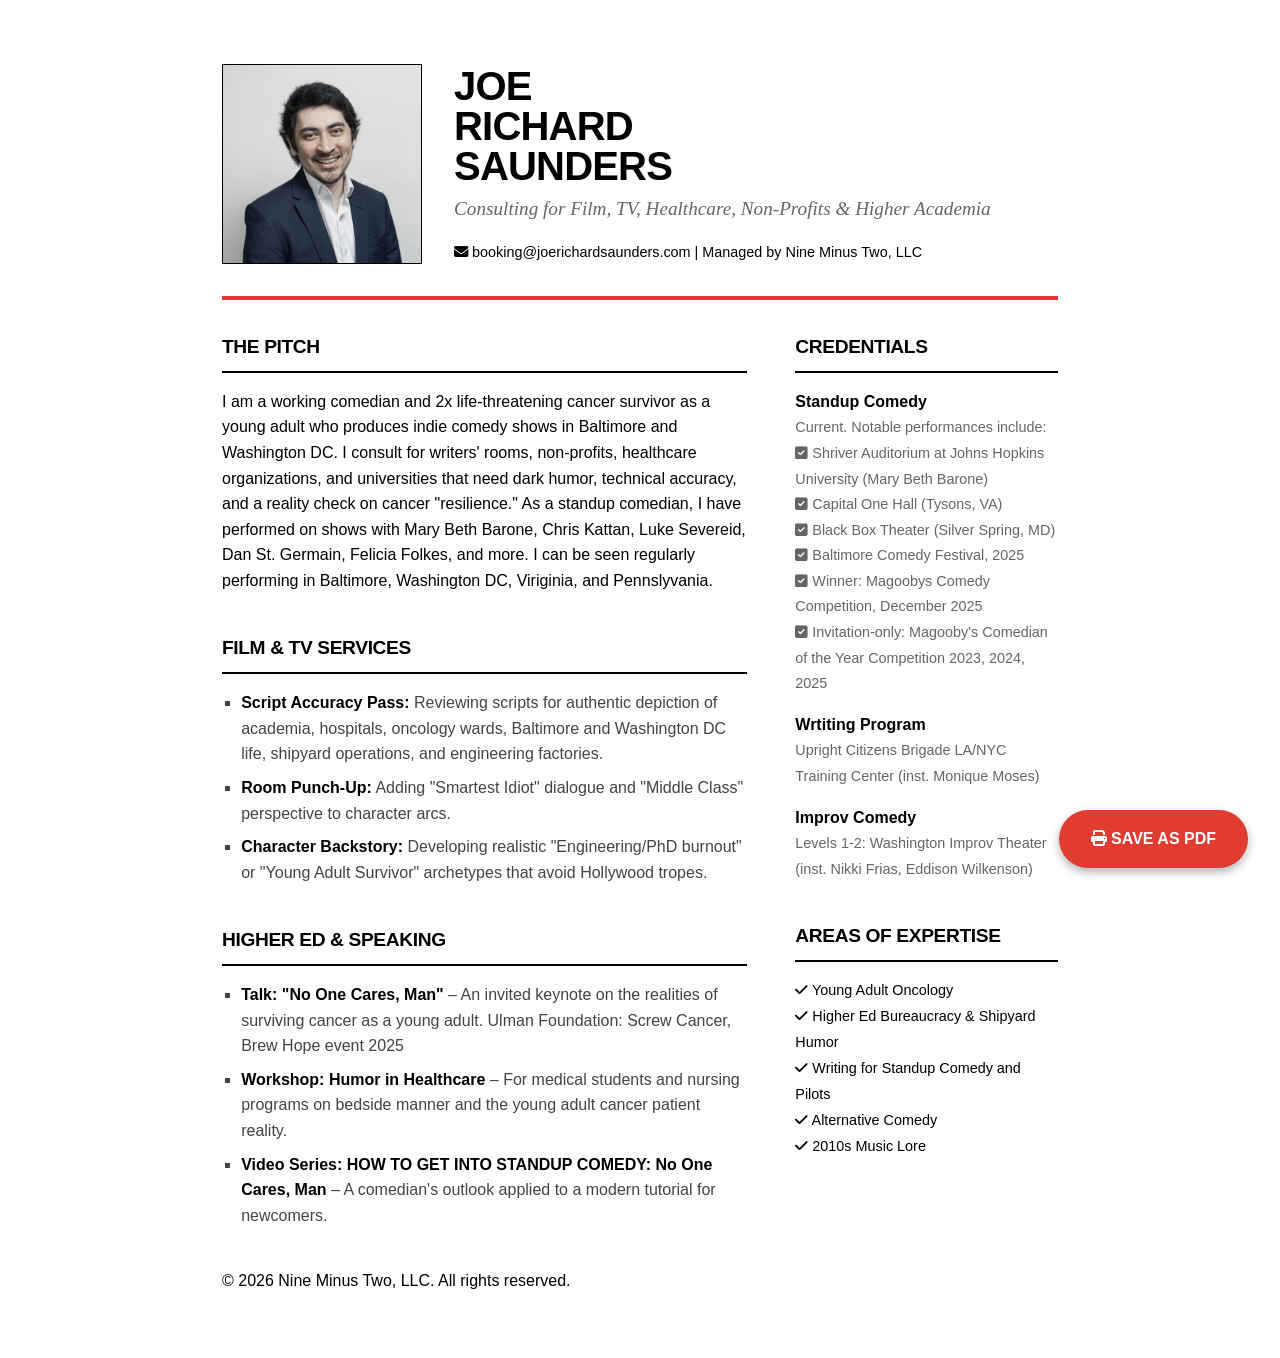
<file: hollywood_epk.html>
<!DOCTYPE html>
<html lang="en">
<head>
    <meta charset="UTF-8">
    <meta name="viewport" content="width=device-width, initial-scale=1.0">
    <title>Consulting EPK | Joe Richard Saunders</title>
    <link rel="stylesheet" href="style.css">
    <link rel="stylesheet" href="https://cdnjs.cloudflare.com/ajax/libs/font-awesome/6.4.0/css/all.min.css">
    <style>
        /* EPK Specific Styles */
        body.epk-body { background: #fff; color: #000; display: block; padding: 0; }
        .epk-container { max-width: 900px; margin: 0 auto; background: #fff; padding: 4rem 2rem; }

        .epk-header { display: flex; gap: 2rem; border-bottom: 4px solid var(--accent-color); padding-bottom: 2rem; margin-bottom: 2rem; align-items: flex-end; }
        .epk-headshot { width: 200px; height: 200px; object-fit: cover; border: 1px solid #000; filter: grayscale(50%); }
        .epk-title h1 { font-size: 2.5rem; line-height: 1; text-transform: uppercase; margin-bottom: 0.5rem; color: #000; }
        .epk-title p { font-size: 1.2rem; font-family: var(--font-edit); font-style: italic; color: #666; }

        .epk-grid { display: grid; grid-template-columns: 2fr 1fr; gap: 3rem; }
        .epk-section { margin-bottom: 2.5rem; }
        .epk-section h2 { font-size: 1.2rem; border-bottom: 2px solid #000; padding-bottom: 0.5rem; margin-bottom: 1rem; color: #000; }

        .service-list li { margin-bottom: 0.5rem; font-family: var(--font-ui); color: #444; }
        .service-list li strong { color: #000; }

        .print-btn { position: fixed; bottom: 2rem; right: 2rem; background: var(--accent-color); color: #fff; padding: 1rem 2rem; border-radius: 50px; text-decoration: none; font-weight: bold; box-shadow: 0 4px 10px rgba(0,0,0,0.3); z-index: 999; }
        .print-btn:hover { background: #000; }

        @media print {
            .print-btn { display: none; }
            body { margin: 0; padding: 0; }
            .epk-container { width: 100%; max-width: none; padding: 0; }
        }
    </style>
</head>
<body class="epk-body">

    <a href="javascript:window.print()" class="print-btn"><i class="fas fa-print"></i> SAVE AS PDF</a>

    <div class="epk-container">
        <!-- Header -->
        <header class="epk-header">
            <img src="images/Joe-Richard-Saunders-With-Jacket.jpg" alt="Headshot" class="epk-headshot">
            <div class="epk-title">
                <h1>Joe<br>Richard<br>Saunders</h1>
                <p>Consulting for Film, TV, Healthcare, Non-Profits & Higher Academia</p>
                <div style="margin-top: 1rem; font-size: 0.9rem; font-family: var(--font-ui);">
                    <i class="fas fa-envelope"></i> booking@joerichardsaunders.com | Managed by Nine Minus Two, LLC
                </div>
            </div>
        </header>

        <div class="epk-grid">
            <!-- Left Column: Services -->
            <div class="main-col">
                <section class="epk-section">
                    <h2>THE PITCH</h2>
                    <p style="margin-bottom: 1rem;">I am a working comedian and 2x life-threatening cancer survivor as a young adult who produces indie comedy shows in Baltimore and Washington DC. I consult for writers' rooms, non-profits, healthcare organizations, and universities that need dark humor, technical accuracy, and a reality check on cancer "resilience." As a standup comedian, I have performed on shows with Mary Beth Barone, Chris Kattan, Luke Severeid, Dan St. Germain, Felicia Folkes, and more. I can be seen regularly performing in Baltimore, Washington DC, Viriginia, and Pennslyvania.</p>
                </section>

                <section class="epk-section">
                    <h2>FILM & TV SERVICES</h2>
                    <ul class="service-list" style="list-style: square; padding-left: 1.2rem;">
                        <li><strong>Script Accuracy Pass:</strong> Reviewing scripts for authentic depiction of academia, hospitals, oncology wards, Baltimore and Washington DC life, shipyard operations, and engineering factories.</li>
                        <li><strong>Room Punch-Up:</strong> Adding "Smartest Idiot" dialogue and "Middle Class" perspective to character arcs.</li>
                        <li><strong>Character Backstory:</strong> Developing realistic "Engineering/PhD burnout" or "Young Adult Survivor" archetypes that avoid Hollywood tropes.</li>
                    </ul>
                </section>

                <section class="epk-section">
                    <h2>HIGHER ED & SPEAKING</h2>
                    <ul class="service-list" style="list-style: square; padding-left: 1.2rem;">
                        <li><strong>Talk: "No One Cares, Man"</strong> – An invited keynote on the realities of surviving cancer as a young adult. Ulman Foundation: Screw Cancer, Brew Hope event 2025</li>
                        <li><strong>Workshop: Humor in Healthcare</strong> – For medical students and nursing programs on bedside manner and the young adult cancer patient reality.</li>
                        <li><strong>Video Series: HOW TO GET INTO STANDUP COMEDY: No One Cares, Man </strong> – A comedian's outlook applied to a modern tutorial for newcomers.</li>
                    </ul>
                </section>
            </div>

            <!-- Right Column: Credentials -->
            <div class="side-col">
                <section class="epk-section">
                    <h2>CREDENTIALS</h2>
                    <div style="margin-bottom: 1rem;">
                        <strong>Standup Comedy</strong><br>
                        <span style="color:#666; font-size: 0.9rem;">Current. Notable performances include:
						</br><i class="fas fa-check-square"></i> Shriver Auditorium at Johns Hopkins University (Mary Beth Barone)
						</br><i class="fas fa-check-square"></i> Capital One Hall (Tysons, VA)
						</br><i class="fas fa-check-square"></i> Black Box Theater (Silver Spring, MD)
						</br><i class="fas fa-check-square"></i> Baltimore Comedy Festival, 2025
						</br><i class="fas fa-check-square"></i> Winner: Magoobys Comedy Competition, December 2025
						</br><i class="fas fa-check-square"></i> Invitation-only: Magooby's Comedian of the Year Competition 2023, 2024, 2025</span>
                    </div>
                    <div style="margin-bottom: 1rem;">
                        <strong>Wrtiting Program</strong><br>
                        <span style="color:#666; font-size: 0.9rem;">Upright Citizens Brigade LA/NYC Training Center (inst. Monique Moses)</span>
                    </div>
                    <div style="margin-bottom: 1rem;">
                        <strong>Improv Comedy</strong><br>
                        <span style="color:#666; font-size: 0.9rem;">Levels 1-2: Washington Improv Theater (inst. Nikki Frias, Eddison Wilkenson)</span>
                    </div>
                </section>

                <section class="epk-section">
                    <h2>AREAS OF EXPERTISE</h2>
                    <ul style="list-style: none; line-height: 1.8; font-size: 0.9rem;">
                        <li><i class="fas fa-check"></i> Young Adult Oncology</li>
                        <li><i class="fas fa-check"></i> Higher Ed Bureaucracy & Shipyard Humor</li>
                        <li><i class="fas fa-check"></i> Writing for Standup Comedy and Pilots</li>
						<li><i class="fas fa-check"></i> Alternative Comedy</li>
                        <li><i class="fas fa-check"></i> 2010s Music Lore</li>
                    </ul>
                </section>
            </div>
        </div>

        <footer class="contact-bar">
            &copy; 2026 Nine Minus Two, LLC. All rights reserved.
        </footer>
    </div>
</body>
</html>
</file>
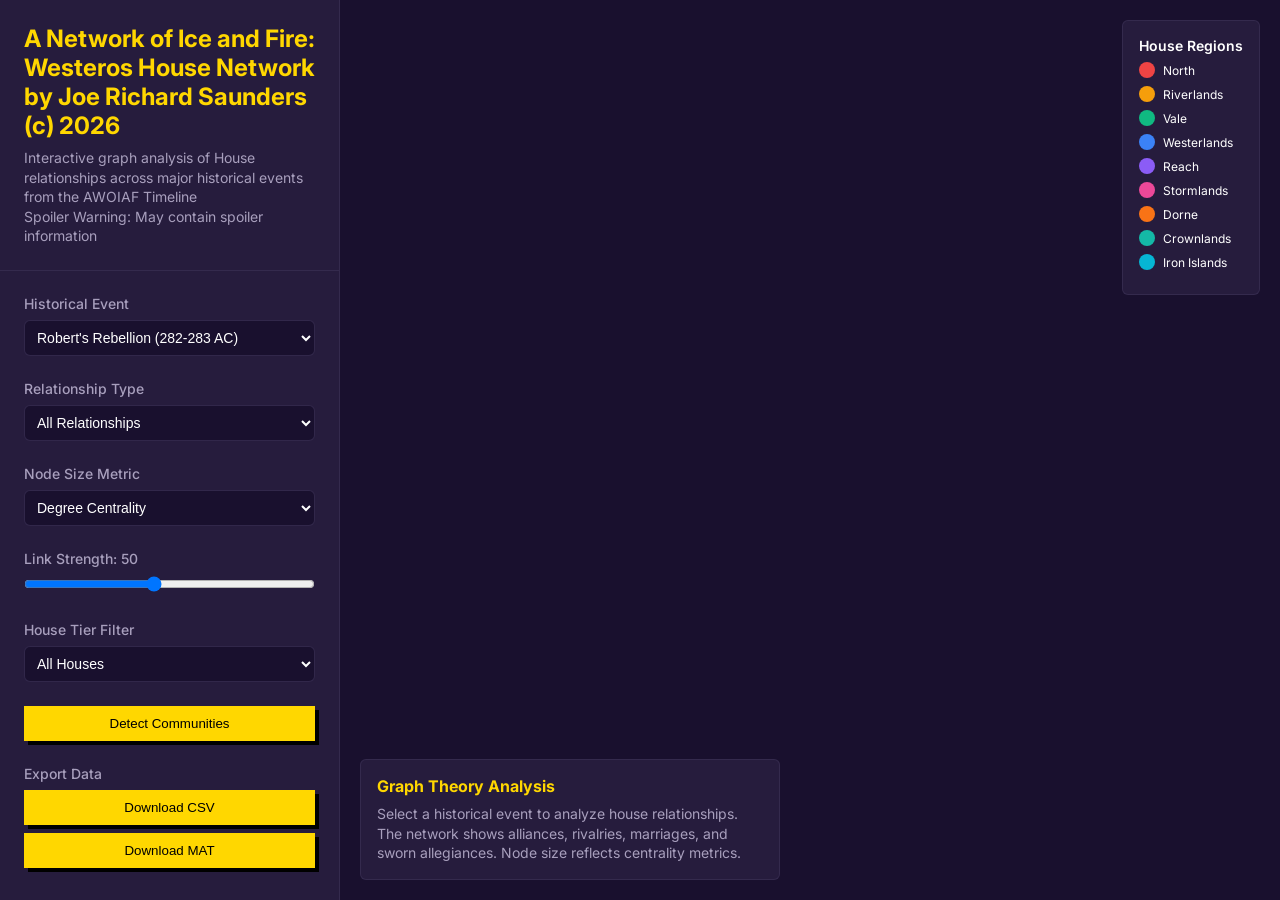
<file: westeros_network_jrs.html>
<!DOCTYPE html>
<html lang="en">
<head>
    <meta charset="UTF-8">
    <link href="https://fonts.googleapis.com/css2?family=Inter:wght@400;700;900&display=swap" rel="stylesheet">
    <meta name="viewport" content="width=device-width, initial-scale=1.0">
    <title>Westeros House Network: A Network of Ice and Fire | Joe Richard Saunders</title>
    <script src="https://d3js.org/d3.v7.min.js"></script>
    <style>
        :root {
            --color-bg-primary: #19102E;
            --color-bg-elevated: #261C3D;
            --color-text-primary: #FFFFFF;
            --color-text-secondary: #A89FBD;
            --color-accent: #FFD700;
            --color-accent-hover: #E03C31;
            --color-border: rgba(56, 46, 82, 0.8);
        }

        * {
            margin: 0;
            padding: 0;
            box-sizing: border-box;
        }

        body {
            font-family: 'Inter', -apple-system, BlinkMacSystemFont, 'Segoe UI', sans-serif;
            background: var(--color-bg-primary);
            color: var(--color-text-primary);
            overflow: hidden;
        }

        .container {
            display: flex;
            height: 100vh;
        }

        .sidebar {
            width: 340px;
            background: var(--color-bg-elevated);
            border-right: 1px solid var(--color-border);
            display: flex;
            flex-direction: column;
            overflow-y: auto;
        }

        .sidebar-header {
            padding: 1.5rem;
            border-bottom: 1px solid var(--color-border);
        }

        .sidebar-header h1 {
            font-size: 1.5rem;
            margin-bottom: 0.5rem;
            color: var(--color-accent);
        }

        .sidebar-header p {
            font-size: 0.875rem;
            color: var(--color-text-secondary);
            line-height: 1.4;
        }

        .controls {
            padding: 1.5rem;
        }

        .control-group {
            margin-bottom: 1.5rem;
        }

        .control-group label {
            display: block;
            font-size: 0.875rem;
            font-weight: 500;
            margin-bottom: 0.5rem;
            color: var(--color-text-secondary);
        }

        select, input[type="range"] {
            width: 100%;
            padding: 0.5rem;
            background: var(--color-bg-primary);
            border: 1px solid var(--color-border);
            border-radius: 6px;
            color: var(--color-text-primary);
            font-size: 0.875rem;
        }

        select option {
            padding: 0.5rem;
        }

        input[type="range"] {
            padding: 0;
            cursor: pointer;
        }

        .btn {
            width: 100%;
            padding: 0.625rem;
            background: var(--color-accent);
            border: none;
            border-radius: 0;
            color: #000000;
            font-weight: 500;
            cursor: pointer;
            transition: all 0.2s;
            box-shadow: 4px 4px 0px #000;
        }

        .btn:hover {
            background: var(--color-accent-hover);
        }

        .metrics {
            padding: 1.5rem;
            border-top: 1px solid var(--color-border);
        }

        .metric-item {
            margin-bottom: 1rem;
            padding: 0.75rem;
            background: var(--color-bg-primary);
            border-radius: 6px;
        }

        .metric-label {
            font-size: 0.75rem;
            color: var(--color-text-secondary);
            text-transform: uppercase;
            letter-spacing: 0.05em;
        }

        .metric-value {
            font-size: 1.25rem;
            font-weight: 600;
            color: var(--color-accent);
            margin-top: 0.25rem;
        }

        .main-content {
            flex: 1;
            position: relative;
            overflow: hidden;
        }

        #graph {
            width: 100%;
            height: 100%;
        }

        .node {
            cursor: pointer;
            stroke: var(--color-bg-primary);
            stroke-width: 2px;
        }

        .node:hover {
            stroke: var(--color-accent);
            stroke-width: 3px;
        }

        .link {
            stroke: rgba(253, 215, 0, 0.3);
            stroke-opacity: 0.6;
        }

        .node-label {
            font-size: 10px;
            fill: var(--color-text-primary);
            text-anchor: middle;
            pointer-events: none;
            font-weight: 500;
        }

        .tooltip {
            position: absolute;
            background: var(--color-bg-elevated);
            border: 1px solid var(--color-border);
            border-radius: 6px;
            padding: 0.75rem;
            pointer-events: none;
            opacity: 0;
            transition: opacity 0.2s;
            max-width: 320px;
            box-shadow: 0 10px 15px -3px rgba(0,0,0,0.7);
            z-index: 1000;
        }

        .tooltip h3 {
            margin-bottom: 0.5rem;
            color: var(--color-accent);
            font-size: 1rem;
        }

        .tooltip p {
            margin: 0.25rem 0;
            font-size: 0.875rem;
            color: var(--color-text-secondary);
        }

        .legend {
            position: absolute;
            top: 20px;
            right: 20px;
            background: var(--color-bg-elevated);
            border: 1px solid var(--color-border);
            border-radius: 6px;
            padding: 1rem;
            max-height: 80vh;
            overflow-y: auto;
        }

        .legend-title {
            font-size: 0.875rem;
            font-weight: 600;
            margin-bottom: 0.5rem;
        }

        .legend-item {
            display: flex;
            align-items: center;
            margin: 0.5rem 0;
            font-size: 0.75rem;
        }

        .legend-color {
            width: 16px;
            height: 16px;
            border-radius: 50%;
            margin-right: 0.5rem;
            flex-shrink: 0;
        }

        .info-panel {
            position: absolute;
            bottom: 20px;
            left: 20px;
            background: var(--color-bg-elevated);
            border: 1px solid var(--color-border);
            border-radius: 6px;
            padding: 1rem;
            max-width: 420px;
        }

        .info-panel h4 {
            margin-bottom: 0.5rem;
            color: var(--color-accent);
        }

        .info-panel p {
            font-size: 0.875rem;
            color: var(--color-text-secondary);
            line-height: 1.4;
        }

        .timeline-badge {
            display: inline-block;
            background: rgba(255, 215, 0, 0.1);
            color: var(--color-accent);
            padding: 0.25rem 0.5rem;
            border-radius: 4px;
            font-size: 0.75rem;
            font-weight: 600;
            margin-top: 0.5rem;
        }
    </style>
</head>
<body>
    <div class="container">
        <div class="sidebar">
            <div class="sidebar-header">
                <h1>A Network of Ice and Fire: Westeros House Network by Joe Richard Saunders (c) 2026</h1>
                <p>Interactive graph analysis of House relationships across major historical events from the AWOIAF Timeline</p>
	                <p>Spoiler Warning: May contain spoiler information</p>			
            </div>

            <div class="controls">
                <div class="control-group">
                    <label for="timePeriod">Historical Event</label>
                    <select id="timePeriod">
                        <option value="conquest">Aegon's Conquest (1 AC)</option>
                        <option value="dance">Dance of the Dragons (129-131 AC)</option>
                        <option value="blackfyre1">First Blackfyre Rebellion (196 AC)</option>
                        <option value="dunk_egg">Great Council & Dunk and Egg (209 AC)</option>
                        <option value="summerhall">Tragedy at Summerhall (259 AC)</option>
                        <option value="ninepenny">War of Ninepenny Kings (260 AC)</option>
                        <option value="rebellion" selected>Robert's Rebellion (282-283 AC)</option>
                        <option value="greyjoy">Greyjoy's Rebellion (289 AC)</option>
                        <option value="war">War of Five Kings (298-300 AC)</option>
                    </select>
                </div>

                <div class="control-group">
                    <label for="relationFilter">Relationship Type</label>
                    <select id="relationFilter">
                        <option value="all">All Relationships</option>
                        <option value="alliance">Alliances</option>
                        <option value="rivalry">Rivalries</option>
                        <option value="marriage">Marriage Bonds</option>
                        <option value="sworn">Sworn Houses</option>
                    </select>
                </div>

                <div class="control-group">
                    <label for="nodeSize">Node Size Metric</label>
                    <select id="nodeSize">
                        <option value="degree">Degree Centrality</option>
                        <option value="betweenness">Betweenness Centrality</option>
                        <option value="closeness">Closeness Centrality</option>
                        <option value="pagerank">PageRank</option>
                    </select>
                </div>

                <div class="control-group">
                    <label for="linkStrength">Link Strength: <span id="linkStrengthValue">50</span></label>
                    <input type="range" id="linkStrength" min="10" max="100" value="50">
                </div>

                <div class="control-group">
                    <label for="tierFilter">House Tier Filter</label>
                    <select id="tierFilter">
                        <option value="all">All Houses</option>
                        <option value="great">Great Houses Only</option>
                        <option value="great_major">Great & Major Houses</option>
                    </select>
                </div>

                <button class="btn" onclick="detectCommunities()">Detect Communities</button>
                
                <div class="control-group" style="margin-top: 1.5rem;">
                    <label>Export Data</label>
                    <button class="btn" style="margin-bottom: 0.5rem;" onclick="downloadCSV()">Download CSV</button>
                    <button class="btn" onclick="downloadMAT()">Download MAT</button>
                </div>
            </div>

            <div class="metrics">
                <h3 style="margin-bottom: 1rem; font-size: 1rem;">Network Metrics</h3>
                <div class="metric-item">
                    <div class="metric-label">Total Houses</div>
                    <div class="metric-value" id="totalNodes">0</div>
                </div>
                <div class="metric-item">
                    <div class="metric-label">Connections</div>
                    <div class="metric-value" id="totalLinks">0</div>
                </div>
                <div class="metric-item">
                    <div class="metric-label">Network Density</div>
                    <div class="metric-value" id="density">0</div>
                </div>
                <div class="metric-item">
                    <div class="metric-label">Avg Clustering Coeff</div>
                    <div class="metric-value" id="clustering">0</div>
                </div>
                <div class="metric-item">
                    <div class="metric-label">Communities</div>
                    <div class="metric-value" id="communities">0</div>
                </div>
            </div>
        </div>

        <div class="main-content">
            <svg id="graph"></svg>
            <div class="tooltip" id="tooltip"></div>
            
            <div class="legend">
                <div class="legend-title">House Regions</div>
                <div class="legend-item">
                    <div class="legend-color" style="background: #ef4444;"></div>
                    <span>North</span>
                </div>
                <div class="legend-item">
                    <div class="legend-color" style="background: #f59e0b;"></div>
                    <span>Riverlands</span>
                </div>
                <div class="legend-item">
                    <div class="legend-color" style="background: #10b981;"></div>
                    <span>Vale</span>
                </div>
                <div class="legend-item">
                    <div class="legend-color" style="background: #3b82f6;"></div>
                    <span>Westerlands</span>
                </div>
                <div class="legend-item">
                    <div class="legend-color" style="background: #8b5cf6;"></div>
                    <span>Reach</span>
                </div>
                <div class="legend-item">
                    <div class="legend-color" style="background: #ec4899;"></div>
                    <span>Stormlands</span>
                </div>
                <div class="legend-item">
                    <div class="legend-color" style="background: #f97316;"></div>
                    <span>Dorne</span>
                </div>
                <div class="legend-item">
                    <div class="legend-color" style="background: #14b8a6;"></div>
                    <span>Crownlands</span>
                </div>
                <div class="legend-item">
                    <div class="legend-color" style="background: #06b6d4;"></div>
                    <span>Iron Islands</span>
                </div>
            </div>

            <div class="info-panel">
                <h4>Graph Theory Analysis</h4>
                <p id="analysisInfo">Select a historical event to analyze house relationships. The network shows alliances, rivalries, marriages, and sworn allegiances. Node size reflects centrality metrics.</p>
            </div>
        </div>
    </div>

    <script>
        // Extended dataset with all major AWOIAF timeline events
        const housesData = {
            conquest: {
                houses: [
                    { id: 'stark', name: 'House Stark', region: 'North', words: 'Winter is Coming', tier: 'great' },
                    { id: 'targaryen', name: 'House Targaryen', region: 'Crownlands', words: 'Fire and Blood', tier: 'great' },
                    { id: 'lannister', name: 'House Lannister', region: 'Westerlands', words: 'Hear Me Roar', tier: 'great' },
                    { id: 'arryn', name: 'House Arryn', region: 'Vale', words: 'As High as Honor', tier: 'great' },
                    { id: 'tully', name: 'House Tully', region: 'Riverlands', words: 'Family, Duty, Honor', tier: 'great' },
                    { id: 'tyrell', name: 'House Tyrell', region: 'Reach', words: 'Growing Strong', tier: 'great' },
                    { id: 'baratheon', name: 'House Baratheon', region: 'Stormlands', words: 'Ours is the Fury', tier: 'great' },
                    { id: 'martell', name: 'House Martell', region: 'Dorne', words: 'Unbowed, Unbent, Unbroken', tier: 'great' },
                    { id: 'hoare', name: 'House Hoare', region: 'Riverlands', words: 'Kings of the Isles', tier: 'great' },
                    { id: 'gardener', name: 'House Gardener', region: 'Reach', words: 'Kings of the Reach', tier: 'great' },
                    { id: 'bolton', name: 'House Bolton', region: 'North', words: 'Our Blades Are Sharp', tier: 'major' },
                    { id: 'karstark', name: 'House Karstark', region: 'North', words: 'The Sun of Winter', tier: 'major' },
                    { id: 'umber', name: 'House Umber', region: 'North', words: '', tier: 'major' },
                    { id: 'manderly', name: 'House Manderly', region: 'North', words: '', tier: 'major' },
                    { id: 'glover', name: 'House Glover', region: 'North', words: '', tier: 'minor' },
                    { id: 'mormont', name: 'House Mormont', region: 'North', words: 'Here We Stand', tier: 'minor' },
                    { id: 'royce', name: 'House Royce', region: 'Vale', words: 'We Remember', tier: 'major' },
                    { id: 'corbray', name: 'House Corbray', region: 'Vale', words: '', tier: 'major' },
                    { id: 'bracken', name: 'House Bracken', region: 'Riverlands', words: '', tier: 'major' },
                    { id: 'blackwood', name: 'House Blackwood', region: 'Riverlands', words: '', tier: 'major' },
                    { id: 'mallister', name: 'House Mallister', region: 'Riverlands', words: 'Above the Rest', tier: 'major' },
                    { id: 'clegane', name: 'House Clegane', region: 'Westerlands', words: '', tier: 'minor' },
                    { id: 'westerling', name: 'House Westerling', region: 'Westerlands', words: 'Honor, not Honors', tier: 'minor' },
                    { id: 'hightower', name: 'House Hightower', region: 'Reach', words: 'We Light the Way', tier: 'major' },
                    { id: 'redwyne', name: 'House Redwyne', region: 'Reach', words: '', tier: 'major' },
                    { id: 'tarly', name: 'House Tarly', region: 'Reach', words: 'First in Battle', tier: 'major' },
                    { id: 'swann', name: 'House Swann', region: 'Stormlands', words: '', tier: 'major' },
                    { id: 'dondarrion', name: 'House Dondarrion', region: 'Stormlands', words: '', tier: 'major' },
                    { id: 'dayne', name: 'House Dayne', region: 'Dorne', words: '', tier: 'major' },
                    { id: 'yronwood', name: 'House Yronwood', region: 'Dorne', words: 'We Guard the Way', tier: 'major' }
                ],
                links: [
                    { source: 'targaryen', target: 'stark', type: 'alliance', weight: 8 },
                    { source: 'targaryen', target: 'arryn', type: 'alliance', weight: 7 },
                    { source: 'targaryen', target: 'hoare', type: 'rivalry', weight: 10 },
                    { source: 'targaryen', target: 'gardener', type: 'rivalry', weight: 10 },
                    { source: 'lannister', target: 'targaryen', type: 'alliance', weight: 6 },
                    { source: 'martell', target: 'targaryen', type: 'alliance', weight: 9 },
                    { source: 'stark', target: 'arryn', type: 'alliance', weight: 5 },
                    { source: 'tully', target: 'hoare', type: 'sworn', weight: 4 },
                    { source: 'bolton', target: 'stark', type: 'sworn', weight: 7 },
                    { source: 'karstark', target: 'stark', type: 'sworn', weight: 6 },
                    { source: 'umber', target: 'stark', type: 'sworn', weight: 6 },
                    { source: 'manderly', target: 'stark', type: 'sworn', weight: 5 },
                    { source: 'glover', target: 'stark', type: 'sworn', weight: 4 },
                    { source: 'mormont', target: 'stark', type: 'sworn', weight: 4 },
                    { source: 'royce', target: 'arryn', type: 'sworn', weight: 7 },
                    { source: 'corbray', target: 'arryn', type: 'sworn', weight: 5 },
                    { source: 'bracken', target: 'hoare', type: 'sworn', weight: 5 },
                    { source: 'blackwood', target: 'hoare', type: 'sworn', weight: 5 },
                    { source: 'mallister', target: 'hoare', type: 'sworn', weight: 4 },
                    { source: 'bracken', target: 'blackwood', type: 'rivalry', weight: 8 },
                    { source: 'clegane', target: 'lannister', type: 'sworn', weight: 5 },
                    { source: 'westerling', target: 'lannister', type: 'sworn', weight: 4 },
                    { source: 'hightower', target: 'gardener', type: 'sworn', weight: 8 },
                    { source: 'redwyne', target: 'gardener', type: 'sworn', weight: 6 },
                    { source: 'tarly', target: 'gardener', type: 'sworn', weight: 6 },
                    { source: 'swann', target: 'baratheon', type: 'sworn', weight: 5 },
                    { source: 'dondarrion', target: 'baratheon', type: 'sworn', weight: 5 },
                    { source: 'dayne', target: 'martell', type: 'sworn', weight: 7 },
                    { source: 'yronwood', target: 'martell', type: 'sworn', weight: 7 }
                ]
            },
            dance: {
                houses: [
                    { id: 'targaryen_black', name: 'Targaryen (Blacks)', region: 'Crownlands', words: 'Fire and Blood', tier: 'great' },
                    { id: 'targaryen_green', name: 'Targaryen (Greens)', region: 'Crownlands', words: 'Fire and Blood', tier: 'great' },
                    { id: 'stark', name: 'House Stark', region: 'North', words: 'Winter is Coming', tier: 'great' },
                    { id: 'lannister', name: 'House Lannister', region: 'Westerlands', words: 'Hear Me Roar', tier: 'great' },
                    { id: 'baratheon', name: 'House Baratheon', region: 'Stormlands', words: 'Ours is the Fury', tier: 'great' },
                    { id: 'arryn', name: 'House Arryn', region: 'Vale', words: 'As High as Honor', tier: 'great' },
                    { id: 'tully', name: 'House Tully', region: 'Riverlands', words: 'Family, Duty, Honor', tier: 'great' },
                    { id: 'hightower', name: 'House Hightower', region: 'Reach', words: 'We Light the Way', tier: 'major' },
                    { id: 'velaryon', name: 'House Velaryon', region: 'Crownlands', words: 'The Old, the True, the Brave', tier: 'major' },
                    { id: 'manderly', name: 'House Manderly', region: 'North', words: '', tier: 'major' },
                    { id: 'dustin', name: 'House Dustin', region: 'North', words: '', tier: 'major' },
                    { id: 'bolton', name: 'House Bolton', region: 'North', words: 'Our Blades Are Sharp', tier: 'major' },
                    { id: 'royce', name: 'House Royce', region: 'Vale', words: 'We Remember', tier: 'major' },
                    { id: 'corbray', name: 'House Corbray', region: 'Vale', words: '', tier: 'major' },
                    { id: 'frey', name: 'House Frey', region: 'Riverlands', words: '', tier: 'major' },
                    { id: 'blackwood', name: 'House Blackwood', region: 'Riverlands', words: '', tier: 'major' },
                    { id: 'bracken', name: 'House Bracken', region: 'Riverlands', words: '', tier: 'major' },
                    { id: 'lefford', name: 'House Lefford', region: 'Westerlands', words: '', tier: 'major' },
                    { id: 'reyne', name: 'House Reyne', region: 'Westerlands', words: '', tier: 'major' },
                    { id: 'beesbury', name: 'House Beesbury', region: 'Reach', words: 'Beware Our Sting', tier: 'minor' },
                    { id: 'caswell', name: 'House Caswell', region: 'Reach', words: '', tier: 'minor' }
                ],
                links: [
                    { source: 'targaryen_black', target: 'targaryen_green', type: 'rivalry', weight: 10 },
                    { source: 'targaryen_black', target: 'stark', type: 'alliance', weight: 8 },
                    { source: 'targaryen_black', target: 'velaryon', type: 'alliance', weight: 9 },
                    { source: 'targaryen_black', target: 'tully', type: 'alliance', weight: 7 },
                    { source: 'targaryen_green', target: 'lannister', type: 'alliance', weight: 7 },
                    { source: 'targaryen_green', target: 'hightower', type: 'alliance', weight: 9 },
                    { source: 'targaryen_green', target: 'baratheon', type: 'alliance', weight: 6 },
                    { source: 'stark', target: 'arryn', type: 'alliance', weight: 5 },
                    { source: 'manderly', target: 'stark', type: 'sworn', weight: 6 },
                    { source: 'dustin', target: 'stark', type: 'sworn', weight: 5 },
                    { source: 'bolton', target: 'stark', type: 'sworn', weight: 6 },
                    { source: 'royce', target: 'arryn', type: 'sworn', weight: 7 },
                    { source: 'corbray', target: 'arryn', type: 'sworn', weight: 6 },
                    { source: 'frey', target: 'tully', type: 'sworn', weight: 5 },
                    { source: 'blackwood', target: 'tully', type: 'sworn', weight: 6 },
                    { source: 'bracken', target: 'tully', type: 'sworn', weight: 5 },
                    { source: 'blackwood', target: 'bracken', type: 'rivalry', weight: 9 },
                    { source: 'lefford', target: 'lannister', type: 'sworn', weight: 6 },
                    { source: 'reyne', target: 'lannister', type: 'sworn', weight: 6 },
                    { source: 'beesbury', target: 'hightower', type: 'alliance', weight: 5 },
                    { source: 'caswell', target: 'hightower', type: 'alliance', weight: 4 }
                ]
            },
            blackfyre1: {
                houses: [
                    { id: 'targaryen', name: 'House Targaryen', region: 'Crownlands', words: 'Fire and Blood', tier: 'great' },
                    { id: 'blackfyre', name: 'House Blackfyre', region: 'Crownlands', words: 'Fire and Blood', tier: 'great' },
                    { id: 'stark', name: 'House Stark', region: 'North', words: 'Winter is Coming', tier: 'great' },
                    { id: 'lannister', name: 'House Lannister', region: 'Westerlands', words: 'Hear Me Roar', tier: 'great' },
                    { id: 'arryn', name: 'House Arryn', region: 'Vale', words: 'As High as Honor', tier: 'great' },
                    { id: 'tully', name: 'House Tully', region: 'Riverlands', words: 'Family, Duty, Honor', tier: 'great' },
                    { id: 'tyrell', name: 'House Tyrell', region: 'Reach', words: 'Growing Strong', tier: 'great' },
                    { id: 'baratheon', name: 'House Baratheon', region: 'Stormlands', words: 'Ours is the Fury', tier: 'great' },
                    { id: 'martell', name: 'House Martell', region: 'Dorne', words: 'Unbowed, Unbent, Unbroken', tier: 'great' },
                    { id: 'bracken', name: 'House Bracken', region: 'Riverlands', words: '', tier: 'major' },
                    { id: 'blackwood', name: 'House Blackwood', region: 'Riverlands', words: '', tier: 'major' },
                    { id: 'frey', name: 'House Frey', region: 'Riverlands', words: '', tier: 'major' },
                    { id: 'reyne', name: 'House Reyne', region: 'Westerlands', words: '', tier: 'major' },
                    { id: 'tarbeck', name: 'House Tarbeck', region: 'Westerlands', words: '', tier: 'major' },
                    { id: 'peake', name: 'House Peake', region: 'Reach', words: '', tier: 'major' },
                    { id: 'ball', name: 'House Ball', region: 'Reach', words: '', tier: 'major' },
                    { id: 'hightower', name: 'House Hightower', region: 'Reach', words: 'We Light the Way', tier: 'major' },
                    { id: 'yronwood', name: 'House Yronwood', region: 'Dorne', words: 'We Guard the Way', tier: 'major' },
                    { id: 'dondarrion', name: 'House Dondarrion', region: 'Stormlands', words: '', tier: 'major' },
                    { id: 'royce', name: 'House Royce', region: 'Vale', words: 'We Remember', tier: 'major' }
                ],
                links: [
                    { source: 'targaryen', target: 'blackfyre', type: 'rivalry', weight: 10 },
                    { source: 'targaryen', target: 'stark', type: 'alliance', weight: 8 },
                    { source: 'targaryen', target: 'arryn', type: 'alliance', weight: 8 },
                    { source: 'targaryen', target: 'tully', type: 'alliance', weight: 7 },
                    { source: 'targaryen', target: 'blackwood', type: 'alliance', weight: 7 },
                    { source: 'blackfyre', target: 'bracken', type: 'alliance', weight: 8 },
                    { source: 'blackfyre', target: 'peake', type: 'alliance', weight: 8 },
                    { source: 'blackfyre', target: 'ball', type: 'alliance', weight: 7 },
                    { source: 'blackfyre', target: 'reyne', type: 'alliance', weight: 6 },
                    { source: 'blackfyre', target: 'yronwood', type: 'alliance', weight: 7 },
                    { source: 'bracken', target: 'blackwood', type: 'rivalry', weight: 9 },
                    { source: 'lannister', target: 'targaryen', type: 'alliance', weight: 6 },
                    { source: 'tyrell', target: 'targaryen', type: 'alliance', weight: 7 },
                    { source: 'hightower', target: 'tyrell', type: 'sworn', weight: 7 },
                    { source: 'baratheon', target: 'targaryen', type: 'alliance', weight: 7 },
                    { source: 'dondarrion', target: 'baratheon', type: 'sworn', weight: 6 },
                    { source: 'frey', target: 'tully', type: 'sworn', weight: 5 },
                    { source: 'royce', target: 'arryn', type: 'sworn', weight: 7 }
                ]
            },
            dunk_egg: {
                houses: [
                    { id: 'targaryen', name: 'House Targaryen', region: 'Crownlands', words: 'Fire and Blood', tier: 'great' },
                    { id: 'stark', name: 'House Stark', region: 'North', words: 'Winter is Coming', tier: 'great' },
                    { id: 'lannister', name: 'House Lannister', region: 'Westerlands', words: 'Hear Me Roar', tier: 'great' },
                    { id: 'arryn', name: 'House Arryn', region: 'Vale', words: 'As High as Honor', tier: 'great' },
                    { id: 'tully', name: 'House Tully', region: 'Riverlands', words: 'Family, Duty, Honor', tier: 'great' },
                    { id: 'tyrell', name: 'House Tyrell', region: 'Reach', words: 'Growing Strong', tier: 'great' },
                    { id: 'baratheon', name: 'House Baratheon', region: 'Stormlands', words: 'Ours is the Fury', tier: 'great' },
                    { id: 'martell', name: 'House Martell', region: 'Dorne', words: 'Unbowed, Unbent, Unbroken', tier: 'great' },
                    { id: 'greyjoy', name: 'House Greyjoy', region: 'Iron Islands', words: 'We Do Not Sow', tier: 'great' },
                    { id: 'ashford', name: 'House Ashford', region: 'Reach', words: '', tier: 'minor' },
                    { id: 'osgrey', name: 'House Osgrey', region: 'Reach', words: '', tier: 'minor' },
                    { id: 'webber', name: 'House Webber', region: 'Reach', words: '', tier: 'minor' },
                    { id: 'fossoway_green', name: 'Fossoway of Cider Hall', region: 'Reach', words: 'A Taste of Glory', tier: 'minor' },
                    { id: 'fossoway_red', name: 'Fossoway of New Barrel', region: 'Reach', words: 'A Taste of Glory', tier: 'minor' },
                    { id: 'peake', name: 'House Peake', region: 'Reach', words: '', tier: 'major' },
                    { id: 'hightower', name: 'House Hightower', region: 'Reach', words: 'We Light the Way', tier: 'major' },
                    { id: 'redwyne', name: 'House Redwyne', region: 'Reach', words: '', tier: 'major' },
                    { id: 'tarly', name: 'House Tarly', region: 'Reach', words: 'First in Battle', tier: 'major' },
                    { id: 'blackwood', name: 'House Blackwood', region: 'Riverlands', words: '', tier: 'major' },
                    { id: 'bracken', name: 'House Bracken', region: 'Riverlands', words: '', tier: 'major' },
                    { id: 'frey', name: 'House Frey', region: 'Riverlands', words: '', tier: 'major' },
                    { id: 'royce', name: 'House Royce', region: 'Vale', words: 'We Remember', tier: 'major' },
                    { id: 'dondarrion', name: 'House Dondarrion', region: 'Stormlands', words: '', tier: 'major' }
                ],
                links: [
                    { source: 'targaryen', target: 'stark', type: 'alliance', weight: 7 },
                    { source: 'targaryen', target: 'baratheon', type: 'alliance', weight: 7 },
                    { source: 'targaryen', target: 'tyrell', type: 'alliance', weight: 6 },
                    { source: 'fossoway_green', target: 'fossoway_red', type: 'rivalry', weight: 8 },
                    { source: 'osgrey', target: 'webber', type: 'rivalry', weight: 7 },
                    { source: 'bracken', target: 'blackwood', type: 'rivalry', weight: 9 },
                    { source: 'hightower', target: 'tyrell', type: 'sworn', weight: 7 },
                    { source: 'redwyne', target: 'tyrell', type: 'sworn', weight: 7 },
                    { source: 'tarly', target: 'tyrell', type: 'sworn', weight: 7 },
                    { source: 'ashford', target: 'tyrell', type: 'sworn', weight: 5 },
                    { source: 'peake', target: 'tyrell', type: 'sworn', weight: 6 },
                    { source: 'frey', target: 'tully', type: 'sworn', weight: 5 },
                    { source: 'blackwood', target: 'tully', type: 'sworn', weight: 6 },
                    { source: 'bracken', target: 'tully', type: 'sworn', weight: 6 },
                    { source: 'royce', target: 'arryn', type: 'sworn', weight: 7 },
                    { source: 'dondarrion', target: 'baratheon', type: 'sworn', weight: 6 }
                ]
            },
            summerhall: {
                houses: [
                    { id: 'targaryen', name: 'House Targaryen', region: 'Crownlands', words: 'Fire and Blood', tier: 'great' },
                    { id: 'stark', name: 'House Stark', region: 'North', words: 'Winter is Coming', tier: 'great' },
                    { id: 'lannister', name: 'House Lannister', region: 'Westerlands', words: 'Hear Me Roar', tier: 'great' },
                    { id: 'arryn', name: 'House Arryn', region: 'Vale', words: 'As High as Honor', tier: 'great' },
                    { id: 'tully', name: 'House Tully', region: 'Riverlands', words: 'Family, Duty, Honor', tier: 'great' },
                    { id: 'tyrell', name: 'House Tyrell', region: 'Reach', words: 'Growing Strong', tier: 'great' },
                    { id: 'baratheon', name: 'House Baratheon', region: 'Stormlands', words: 'Ours is the Fury', tier: 'great' },
                    { id: 'martell', name: 'House Martell', region: 'Dorne', words: 'Unbowed, Unbent, Unbroken', tier: 'great' },
                    { id: 'greyjoy', name: 'House Greyjoy', region: 'Iron Islands', words: 'We Do Not Sow', tier: 'great' },
                    { id: 'bolton', name: 'House Bolton', region: 'North', words: 'Our Blades Are Sharp', tier: 'major' },
                    { id: 'manderly', name: 'House Manderly', region: 'North', words: '', tier: 'major' },
                    { id: 'hightower', name: 'House Hightower', region: 'Reach', words: 'We Light the Way', tier: 'major' },
                    { id: 'redwyne', name: 'House Redwyne', region: 'Reach', words: '', tier: 'major' },
                    { id: 'tarly', name: 'House Tarly', region: 'Reach', words: 'First in Battle', tier: 'major' },
                    { id: 'royce', name: 'House Royce', region: 'Vale', words: 'We Remember', tier: 'major' },
                    { id: 'frey', name: 'House Frey', region: 'Riverlands', words: '', tier: 'major' },
                    { id: 'blackwood', name: 'House Blackwood', region: 'Riverlands', words: '', tier: 'major' },
                    { id: 'dayne', name: 'House Dayne', region: 'Dorne', words: '', tier: 'major' },
                    { id: 'yronwood', name: 'House Yronwood', region: 'Dorne', words: 'We Guard the Way', tier: 'major' }
                ],
                links: [
                    { source: 'targaryen', target: 'stark', type: 'alliance', weight: 7 },
                    { source: 'targaryen', target: 'baratheon', type: 'alliance', weight: 7 },
                    { source: 'targaryen', target: 'martell', type: 'alliance', weight: 6 },
                    { source: 'bolton', target: 'stark', type: 'sworn', weight: 7 },
                    { source: 'manderly', target: 'stark', type: 'sworn', weight: 6 },
                    { source: 'hightower', target: 'tyrell', type: 'sworn', weight: 7 },
                    { source: 'redwyne', target: 'tyrell', type: 'sworn', weight: 7 },
                    { source: 'tarly', target: 'tyrell', type: 'sworn', weight: 7 },
                    { source: 'royce', target: 'arryn', type: 'sworn', weight: 7 },
                    { source: 'frey', target: 'tully', type: 'sworn', weight: 5 },
                    { source: 'blackwood', target: 'tully', type: 'sworn', weight: 6 },
                    { source: 'dayne', target: 'martell', type: 'sworn', weight: 7 },
                    { source: 'yronwood', target: 'martell', type: 'sworn', weight: 7 }
                ]
            },
            ninepenny: {
                houses: [
                    { id: 'targaryen', name: 'House Targaryen', region: 'Crownlands', words: 'Fire and Blood', tier: 'great' },
                    { id: 'blackfyre', name: 'House Blackfyre (Exiled)', region: 'Crownlands', words: 'Fire and Blood', tier: 'great' },
                    { id: 'stark', name: 'House Stark', region: 'North', words: 'Winter is Coming', tier: 'great' },
                    { id: 'lannister', name: 'House Lannister', region: 'Westerlands', words: 'Hear Me Roar', tier: 'great' },
                    { id: 'arryn', name: 'House Arryn', region: 'Vale', words: 'As High as Honor', tier: 'great' },
                    { id: 'tully', name: 'House Tully', region: 'Riverlands', words: 'Family, Duty, Honor', tier: 'great' },
                    { id: 'tyrell', name: 'House Tyrell', region: 'Reach', words: 'Growing Strong', tier: 'great' },
                    { id: 'baratheon', name: 'House Baratheon', region: 'Stormlands', words: 'Ours is the Fury', tier: 'great' },
                    { id: 'martell', name: 'House Martell', region: 'Dorne', words: 'Unbowed, Unbent, Unbroken', tier: 'great' },
                    { id: 'greyjoy', name: 'House Greyjoy', region: 'Iron Islands', words: 'We Do Not Sow', tier: 'great' },
                    { id: 'hightower', name: 'House Hightower', region: 'Reach', words: 'We Light the Way', tier: 'major' },
                    { id: 'redwyne', name: 'House Redwyne', region: 'Reach', words: '', tier: 'major' },
                    { id: 'tarly', name: 'House Tarly', region: 'Reach', words: 'First in Battle', tier: 'major' },
                    { id: 'royce', name: 'House Royce', region: 'Vale', words: 'We Remember', tier: 'major' },
                    { id: 'frey', name: 'House Frey', region: 'Riverlands', words: '', tier: 'major' },
                    { id: 'dayne', name: 'House Dayne', region: 'Dorne', words: '', tier: 'major' }
                ],
                links: [
                    { source: 'targaryen', target: 'blackfyre', type: 'rivalry', weight: 10 },
                    { source: 'targaryen', target: 'stark', type: 'alliance', weight: 8 },
                    { source: 'targaryen', target: 'lannister', type: 'alliance', weight: 7 },
                    { source: 'targaryen', target: 'tyrell', type: 'alliance', weight: 7 },
                    { source: 'targaryen', target: 'baratheon', type: 'alliance', weight: 8 },
                    { source: 'targaryen', target: 'arryn', type: 'alliance', weight: 7 },
                    { source: 'targaryen', target: 'martell', type: 'alliance', weight: 6 },
                    { source: 'hightower', target: 'tyrell', type: 'sworn', weight: 7 },
                    { source: 'redwyne', target: 'tyrell', type: 'sworn', weight: 7 },
                    { source: 'tarly', target: 'tyrell', type: 'sworn', weight: 7 },
                    { source: 'royce', target: 'arryn', type: 'sworn', weight: 7 },
                    { source: 'frey', target: 'tully', type: 'sworn', weight: 5 },
                    { source: 'dayne', target: 'martell', type: 'sworn', weight: 7 }
                ]
            },
            rebellion: {
                houses: [
                    { id: 'stark', name: 'House Stark', region: 'North', words: 'Winter is Coming', tier: 'great' },
                    { id: 'baratheon', name: 'House Baratheon', region: 'Stormlands', words: 'Ours is the Fury', tier: 'great' },
                    { id: 'arryn', name: 'House Arryn', region: 'Vale', words: 'As High as Honor', tier: 'great' },
                    { id: 'tully', name: 'House Tully', region: 'Riverlands', words: 'Family, Duty, Honor', tier: 'great' },
                    { id: 'targaryen', name: 'House Targaryen', region: 'Crownlands', words: 'Fire and Blood', tier: 'great' },
                    { id: 'lannister', name: 'House Lannister', region: 'Westerlands', words: 'Hear Me Roar', tier: 'great' },
                    { id: 'tyrell', name: 'House Tyrell', region: 'Reach', words: 'Growing Strong', tier: 'great' },
                    { id: 'martell', name: 'House Martell', region: 'Dorne', words: 'Unbowed, Unbent, Unbroken', tier: 'great' },
                    { id: 'greyjoy', name: 'House Greyjoy', region: 'Iron Islands', words: 'We Do Not Sow', tier: 'great' },
                    { id: 'bolton', name: 'House Bolton', region: 'North', words: 'Our Blades Are Sharp', tier: 'major' },
                    { id: 'karstark', name: 'House Karstark', region: 'North', words: 'The Sun of Winter', tier: 'major' },
                    { id: 'umber', name: 'House Umber', region: 'North', words: '', tier: 'major' },
                    { id: 'manderly', name: 'House Manderly', region: 'North', words: '', tier: 'major' },
                    { id: 'mormont', name: 'House Mormont', region: 'North', words: 'Here We Stand', tier: 'minor' },
                    { id: 'glover', name: 'House Glover', region: 'North', words: '', tier: 'minor' },
                    { id: 'royce', name: 'House Royce', region: 'Vale', words: 'We Remember', tier: 'major' },
                    { id: 'corbray', name: 'House Corbray', region: 'Vale', words: '', tier: 'major' },
                    { id: 'frey', name: 'House Frey', region: 'Riverlands', words: '', tier: 'major' },
                    { id: 'blackwood', name: 'House Blackwood', region: 'Riverlands', words: '', tier: 'major' },
                    { id: 'bracken', name: 'House Bracken', region: 'Riverlands', words: '', tier: 'major' },
                    { id: 'mallister', name: 'House Mallister', region: 'Riverlands', words: 'Above the Rest', tier: 'major' },
                    { id: 'clegane', name: 'House Clegane', region: 'Westerlands', words: '', tier: 'minor' },
                    { id: 'hightower', name: 'House Hightower', region: 'Reach', words: 'We Light the Way', tier: 'major' },
                    { id: 'redwyne', name: 'House Redwyne', region: 'Reach', words: '', tier: 'major' },
                    { id: 'tarly', name: 'House Tarly', region: 'Reach', words: 'First in Battle', tier: 'major' },
                    { id: 'swann', name: 'House Swann', region: 'Stormlands', words: '', tier: 'major' },
                    { id: 'dondarrion', name: 'House Dondarrion', region: 'Stormlands', words: '', tier: 'major' },
                    { id: 'dayne', name: 'House Dayne', region: 'Dorne', words: '', tier: 'major' },
                    { id: 'yronwood', name: 'House Yronwood', region: 'Dorne', words: 'We Guard the Way', tier: 'major' }
                ],
                links: [
                    { source: 'stark', target: 'baratheon', type: 'alliance', weight: 10 },
                    { source: 'stark', target: 'arryn', type: 'alliance', weight: 9 },
                    { source: 'stark', target: 'tully', type: 'marriage', weight: 9 },
                    { source: 'baratheon', target: 'arryn', type: 'alliance', weight: 9 },
                    { source: 'baratheon', target: 'tully', type: 'alliance', weight: 8 },
                    { source: 'stark', target: 'targaryen', type: 'rivalry', weight: 10 },
                    { source: 'baratheon', target: 'targaryen', type: 'rivalry', weight: 10 },
                    { source: 'targaryen', target: 'tyrell', type: 'alliance', weight: 7 },
                    { source: 'targaryen', target: 'martell', type: 'marriage', weight: 8 },
                    { source: 'lannister', target: 'targaryen', type: 'rivalry', weight: 6 },
                    { source: 'bolton', target: 'stark', type: 'sworn', weight: 7 },
                    { source: 'karstark', target: 'stark', type: 'sworn', weight: 7 },
                    { source: 'umber', target: 'stark', type: 'sworn', weight: 7 },
                    { source: 'manderly', target: 'stark', type: 'sworn', weight: 6 },
                    { source: 'mormont', target: 'stark', type: 'sworn', weight: 5 },
                    { source: 'glover', target: 'stark', type: 'sworn', weight: 5 },
                    { source: 'royce', target: 'arryn', type: 'sworn', weight: 7 },
                    { source: 'corbray', target: 'arryn', type: 'sworn', weight: 6 },
                    { source: 'frey', target: 'tully', type: 'sworn', weight: 6 },
                    { source: 'blackwood', target: 'tully', type: 'sworn', weight: 6 },
                    { source: 'bracken', target: 'tully', type: 'sworn', weight: 6 },
                    { source: 'mallister', target: 'tully', type: 'sworn', weight: 6 },
                    { source: 'blackwood', target: 'bracken', type: 'rivalry', weight: 9 },
                    { source: 'clegane', target: 'lannister', type: 'sworn', weight: 6 },
                    { source: 'hightower', target: 'tyrell', type: 'sworn', weight: 7 },
                    { source: 'redwyne', target: 'tyrell', type: 'sworn', weight: 7 },
                    { source: 'tarly', target: 'tyrell', type: 'sworn', weight: 7 },
                    { source: 'swann', target: 'baratheon', type: 'sworn', weight: 6 },
                    { source: 'dondarrion', target: 'baratheon', type: 'sworn', weight: 6 },
                    { source: 'dayne', target: 'martell', type: 'sworn', weight: 7 },
                    { source: 'yronwood', target: 'martell', type: 'sworn', weight: 7 }
                ]
            },
            greyjoy: {
                houses: [
                    { id: 'baratheon', name: 'House Baratheon', region: 'Stormlands', words: 'Ours is the Fury', tier: 'great' },
                    { id: 'stark', name: 'House Stark', region: 'North', words: 'Winter is Coming', tier: 'great' },
                    { id: 'lannister', name: 'House Lannister', region: 'Westerlands', words: 'Hear Me Roar', tier: 'great' },
                    { id: 'arryn', name: 'House Arryn', region: 'Vale', words: 'As High as Honor', tier: 'great' },
                    { id: 'tully', name: 'House Tully', region: 'Riverlands', words: 'Family, Duty, Honor', tier: 'great' },
                    { id: 'tyrell', name: 'House Tyrell', region: 'Reach', words: 'Growing Strong', tier: 'great' },
                    { id: 'martell', name: 'House Martell', region: 'Dorne', words: 'Unbowed, Unbent, Unbroken', tier: 'great' },
                    { id: 'greyjoy', name: 'House Greyjoy', region: 'Iron Islands', words: 'We Do Not Sow', tier: 'great' },
                    { id: 'bolton', name: 'House Bolton', region: 'North', words: 'Our Blades Are Sharp', tier: 'major' },
                    { id: 'manderly', name: 'House Manderly', region: 'North', words: '', tier: 'major' },
                    { id: 'umber', name: 'House Umber', region: 'North', words: '', tier: 'major' },
                    { id: 'mormont', name: 'House Mormont', region: 'North', words: 'Here We Stand', tier: 'minor' },
                    { id: 'mallister', name: 'House Mallister', region: 'Riverlands', words: 'Above the Rest', tier: 'major' },
                    { id: 'frey', name: 'House Frey', region: 'Riverlands', words: '', tier: 'major' },
                    { id: 'redwyne', name: 'House Redwyne', region: 'Reach', words: '', tier: 'major' },
                    { id: 'hightower', name: 'House Hightower', region: 'Reach', words: 'We Light the Way', tier: 'major' },
                    { id: 'harlaw', name: 'House Harlaw', region: 'Iron Islands', words: '', tier: 'major' },
                    { id: 'goodbrother', name: 'House Goodbrother', region: 'Iron Islands', words: '', tier: 'minor' }
                ],
                links: [
                    { source: 'baratheon', target: 'greyjoy', type: 'rivalry', weight: 10 },
                    { source: 'stark', target: 'greyjoy', type: 'rivalry', weight: 9 },
                    { source: 'lannister', target: 'greyjoy', type: 'rivalry', weight: 8 },
                    { source: 'baratheon', target: 'stark', type: 'alliance', weight: 9 },
                    { source: 'baratheon', target: 'lannister', type: 'alliance', weight: 8 },
                    { source: 'baratheon', target: 'tyrell', type: 'alliance', weight: 7 },
                    { source: 'baratheon', target: 'arryn', type: 'alliance', weight: 8 },
                    { source: 'bolton', target: 'stark', type: 'sworn', weight: 7 },
                    { source: 'manderly', target: 'stark', type: 'sworn', weight: 6 },
                    { source: 'umber', target: 'stark', type: 'sworn', weight: 7 },
                    { source: 'mormont', target: 'stark', type: 'sworn', weight: 5 },
                    { source: 'mallister', target: 'tully', type: 'sworn', weight: 6 },
                    { source: 'frey', target: 'tully', type: 'sworn', weight: 5 },
                    { source: 'redwyne', target: 'tyrell', type: 'sworn', weight: 7 },
                    { source: 'hightower', target: 'tyrell', type: 'sworn', weight: 7 },
                    { source: 'harlaw', target: 'greyjoy', type: 'sworn', weight: 6 },
                    { source: 'goodbrother', target: 'greyjoy', type: 'sworn', weight: 5 }
                ]
            },
            war: {
                houses: [
                    { id: 'stark', name: 'House Stark', region: 'North', words: 'Winter is Coming', tier: 'great' },
                    { id: 'lannister', name: 'House Lannister', region: 'Westerlands', words: 'Hear Me Roar', tier: 'great' },
                    { id: 'baratheon_stannis', name: 'Baratheon (Stannis)', region: 'Crownlands', words: 'Ours is the Fury', tier: 'great' },
                    { id: 'baratheon_renly', name: 'Baratheon (Renly)', region: 'Stormlands', words: 'Ours is the Fury', tier: 'great' },
                    { id: 'greyjoy', name: 'House Greyjoy', region: 'Iron Islands', words: 'We Do Not Sow', tier: 'great' },
                    { id: 'tyrell', name: 'House Tyrell', region: 'Reach', words: 'Growing Strong', tier: 'great' },
                    { id: 'martell', name: 'House Martell', region: 'Dorne', words: 'Unbowed, Unbent, Unbroken', tier: 'great' },
                    { id: 'arryn', name: 'House Arryn', region: 'Vale', words: 'As High as Honor', tier: 'great' },
                    { id: 'tully', name: 'House Tully', region: 'Riverlands', words: 'Family, Duty, Honor', tier: 'great' },
                    { id: 'frey', name: 'House Frey', region: 'Riverlands', words: 'We Stand Together', tier: 'major' },
                    { id: 'bolton', name: 'House Bolton', region: 'North', words: 'Our Blades are Sharp', tier: 'major' },
                    { id: 'karstark', name: 'House Karstark', region: 'North', words: 'The Sun of Winter', tier: 'major' },
                    { id: 'umber', name: 'House Umber', region: 'North', words: '', tier: 'major' },
                    { id: 'manderly', name: 'House Manderly', region: 'North', words: '', tier: 'major' },
                    { id: 'mormont', name: 'House Mormont', region: 'North', words: 'Here We Stand', tier: 'minor' },
                    { id: 'glover', name: 'House Glover', region: 'North', words: '', tier: 'minor' },
                    { id: 'tallhart', name: 'House Tallhart', region: 'North', words: 'Proud and Free', tier: 'minor' },
                    { id: 'royce', name: 'House Royce', region: 'Vale', words: 'We Remember', tier: 'major' },
                    { id: 'corbray', name: 'House Corbray', region: 'Vale', words: '', tier: 'major' },
                    { id: 'blackwood', name: 'House Blackwood', region: 'Riverlands', words: '', tier: 'major' },
                    { id: 'bracken', name: 'House Bracken', region: 'Riverlands', words: '', tier: 'major' },
                    { id: 'mallister', name: 'House Mallister', region: 'Riverlands', words: 'Above the Rest', tier: 'major' },
                    { id: 'clegane', name: 'House Clegane', region: 'Westerlands', words: '', tier: 'minor' },
                    { id: 'hightower', name: 'House Hightower', region: 'Reach', words: 'We Light the Way', tier: 'major' },
                    { id: 'redwyne', name: 'House Redwyne', region: 'Reach', words: '', tier: 'major' },
                    { id: 'tarly', name: 'House Tarly', region: 'Reach', words: 'First in Battle', tier: 'major' },
                    { id: 'florent', name: 'House Florent', region: 'Reach', words: '', tier: 'minor' },
                    { id: 'swann', name: 'House Swann', region: 'Stormlands', words: '', tier: 'major' },
                    { id: 'dondarrion', name: 'House Dondarrion', region: 'Stormlands', words: '', tier: 'major' },
                    { id: 'dayne', name: 'House Dayne', region: 'Dorne', words: '', tier: 'major' },
                    { id: 'yronwood', name: 'House Yronwood', region: 'Dorne', words: 'We Guard the Way', tier: 'major' },
                    { id: 'harlaw', name: 'House Harlaw', region: 'Iron Islands', words: '', tier: 'major' }
                ],
                links: [
                    { source: 'stark', target: 'tully', type: 'alliance', weight: 9 },
                    { source: 'stark', target: 'arryn', type: 'alliance', weight: 7 },
                    { source: 'stark', target: 'lannister', type: 'rivalry', weight: 10 },
                    { source: 'lannister', target: 'tyrell', type: 'alliance', weight: 8 },
                    { source: 'lannister', target: 'frey', type: 'alliance', weight: 7 },
                    { source: 'lannister', target: 'bolton', type: 'alliance', weight: 7 },
                    { source: 'baratheon_stannis', target: 'baratheon_renly', type: 'rivalry', weight: 9 },
                    { source: 'baratheon_stannis', target: 'lannister', type: 'rivalry', weight: 10 },
                    { source: 'baratheon_renly', target: 'tyrell', type: 'alliance', weight: 9 },
                    { source: 'tyrell', target: 'baratheon_stannis', type: 'rivalry', weight: 7 },
                    { source: 'greyjoy', target: 'stark', type: 'rivalry', weight: 8 },
                    { source: 'stark', target: 'bolton', type: 'rivalry', weight: 9 },
                    { source: 'stark', target: 'frey', type: 'rivalry', weight: 10 },
                    { source: 'karstark', target: 'stark', type: 'sworn', weight: 6 },
                    { source: 'umber', target: 'stark', type: 'sworn', weight: 7 },
                    { source: 'manderly', target: 'stark', type: 'sworn', weight: 7 },
                    { source: 'mormont', target: 'stark', type: 'sworn', weight: 5 },
                    { source: 'glover', target: 'stark', type: 'sworn', weight: 5 },
                    { source: 'tallhart', target: 'stark', type: 'sworn', weight: 5 },
                    { source: 'royce', target: 'arryn', type: 'sworn', weight: 7 },
                    { source: 'corbray', target: 'arryn', type: 'sworn', weight: 6 },
                    { source: 'blackwood', target: 'tully', type: 'sworn', weight: 6 },
                    { source: 'bracken', target: 'tully', type: 'sworn', weight: 5 },
                    { source: 'mallister', target: 'tully', type: 'sworn', weight: 6 },
                    { source: 'blackwood', target: 'bracken', type: 'rivalry', weight: 9 },
                    { source: 'clegane', target: 'lannister', type: 'sworn', weight: 6 },
                    { source: 'hightower', target: 'tyrell', type: 'sworn', weight: 7 },
                    { source: 'redwyne', target: 'tyrell', type: 'sworn', weight: 7 },
                    { source: 'tarly', target: 'tyrell', type: 'sworn', weight: 7 },
                    { source: 'florent', target: 'baratheon_stannis', type: 'alliance', weight: 6 },
                    { source: 'swann', target: 'baratheon_renly', type: 'sworn', weight: 6 },
                    { source: 'dondarrion', target: 'baratheon_stannis', type: 'sworn', weight: 5 },
                    { source: 'dayne', target: 'martell', type: 'sworn', weight: 7 },
                    { source: 'yronwood', target: 'martell', type: 'sworn', weight: 7 },
                    { source: 'harlaw', target: 'greyjoy', type: 'sworn', weight: 6 }
                ]
            }
        };

        // Region colors
        const regionColors = {
            'North': '#ef4444',
            'Riverlands': '#f59e0b',
            'Vale': '#10b981',
            'Westerlands': '#3b82f6',
            'Reach': '#8b5cf6',
            'Stormlands': '#ec4899',
            'Dorne': '#f97316',
            'Crownlands': '#14b8a6',
            'Iron Islands': '#06b6d4'
        };

        // SVG setup
        const svg = d3.select('#graph');
        const width = window.innerWidth - 340;
        const height = window.innerHeight;
        svg.attr('width', width).attr('height', height);

        const g = svg.append('g');
        let simulation, nodes, links;

        // Zoom behavior
        const zoom = d3.zoom()
            .scaleExtent([0.1, 4])
            .on('zoom', (event) => {
                g.attr('transform', event.transform);
            });
        svg.call(zoom);

        // Initialize graph
        function initGraph(period) {
            const data = housesData[period];
            nodes = data.houses.map(d => ({ ...d }));
            links = data.links.map(d => ({ ...d }));

            calculateMetrics();

            simulation = d3.forceSimulation(nodes)
                .force('link', d3.forceLink(links).id(d => d.id).distance(d => 150 - d.weight * 5))
                .force('charge', d3.forceManyBody().strength(-300))
                .force('center', d3.forceCenter(width / 2, height / 2))
                .force('collision', d3.forceCollide().radius(40));

            updateGraph();
        }

        function updateGraph() {
            g.selectAll('*').remove();

            const link = g.append('g')
                .selectAll('line')
                .data(links)
                .enter().append('line')
                .attr('class', 'link')
                .attr('stroke-width', d => Math.sqrt(d.weight))
                .style('stroke', d => {
                    if (d.type === 'alliance') return 'rgba(16, 185, 129, 0.5)';
                    if (d.type === 'rivalry') return 'rgba(239, 68, 68, 0.5)';
                    if (d.type === 'marriage') return 'rgba(236, 72, 153, 0.5)';
                    return 'rgba(148, 163, 184, 0.3)';
                });

            const nodeSize = document.getElementById('nodeSize').value;
            const centrality = calculateCentrality(nodeSize);

            const node = g.append('g')
                .selectAll('circle')
                .data(nodes)
                .enter().append('circle')
                .attr('class', 'node')
                .attr('r', d => {
                    const baseSize = d.tier === 'great' ? 15 : d.tier === 'major' ? 10 : 6;
                    return baseSize + (centrality[d.id] || 0) * 25;
                })
                .attr('fill', d => regionColors[d.region] || '#64748b')
                .style('opacity', d => d.tier === 'great' ? 1 : d.tier === 'major' ? 0.9 : 0.8)
                .on('mouseover', showTooltip)
                .on('mouseout', hideTooltip)
                .call(d3.drag()
                    .on('start', dragstarted)
                    .on('drag', dragged)
                    .on('end', dragended));

            const label = g.append('g')
                .selectAll('text')
                .data(nodes)
                .enter().append('text')
                .attr('class', 'node-label')
                .text(d => d.name.replace('House ', '').replace(/\s*\(.*?\)\s*/g, ''))
                .attr('dy', -15);

            simulation.on('tick', () => {
                link
                    .attr('x1', d => d.source.x)
                    .attr('y1', d => d.source.y)
                    .attr('x2', d => d.target.x)
                    .attr('y2', d => d.target.y);

                node
                    .attr('cx', d => d.x)
                    .attr('cy', d => d.y);

                label
                    .attr('x', d => d.x)
                    .attr('y', d => d.y);
            });
        }

        function calculateCentrality(type) {
            const centrality = {};
            
            if (type === 'degree') {
                nodes.forEach(node => {
                    centrality[node.id] = links.filter(l => 
                        l.source.id === node.id || l.target.id === node.id
                    ).length / nodes.length;
                });
            } else if (type === 'betweenness') {
                nodes.forEach(node => {
                    let score = 0;
                    links.forEach(link => {
                        const sourceId = link.source.id || link.source;
                        const targetId = link.target.id || link.target;
                        if (sourceId !== node.id && targetId !== node.id) {
                            const nodeLinks = links.filter(l => 
                                (l.source.id || l.source) === node.id || (l.target.id || l.target) === node.id
                            );
                            if (nodeLinks.length > 0) score += 0.1;
                        }
                    });
                    centrality[node.id] = score / nodes.length;
                });
            } else if (type === 'closeness') {
                nodes.forEach(node => {
                    const distances = [];
                    nodes.forEach(other => {
                        if (node.id !== other.id) {
                            const connected = links.some(l => 
                                ((l.source.id || l.source) === node.id && (l.target.id || l.target) === other.id) ||
                                ((l.target.id || l.target) === node.id && (l.source.id || l.source) === other.id)
                            );
                            distances.push(connected ? 1 : 2);
                        }
                    });
                    const avg = distances.reduce((a, b) => a + b, 0) / distances.length;
                    centrality[node.id] = 1 / avg;
                });
            } else if (type === 'pagerank') {
                nodes.forEach(node => {
                    const inLinks = links.filter(l => (l.target.id || l.target) === node.id);
                    centrality[node.id] = (0.15 + 0.85 * inLinks.length) / nodes.length;
                });
            }

            return centrality;
        }

        function calculateMetrics() {
            const n = nodes.length;
            const m = links.length;

            document.getElementById('totalNodes').textContent = n;
            document.getElementById('totalLinks').textContent = m;

            const maxLinks = (n * (n - 1)) / 2;
            const density = (m / maxLinks).toFixed(3);
            document.getElementById('density').textContent = density;

            let totalClustering = 0;
            nodes.forEach(node => {
                const neighbors = new Set();
                links.forEach(link => {
                    if ((link.source.id || link.source) === node.id) neighbors.add(link.target.id || link.target);
                    if ((link.target.id || link.target) === node.id) neighbors.add(link.source.id || link.source);
                });

                if (neighbors.size < 2) return;

                let triangles = 0;
                const neighborsArray = Array.from(neighbors);
                for (let i = 0; i < neighborsArray.length; i++) {
                    for (let j = i + 1; j < neighborsArray.length; j++) {
                        if (links.some(l => 
                            ((l.source.id || l.source) === neighborsArray[i] && (l.target.id || l.target) === neighborsArray[j]) ||
                            ((l.target.id || l.target) === neighborsArray[i] && (l.source.id || l.source) === neighborsArray[j])
                        )) {
                            triangles++;
                        }
                    }
                }

                const possible = (neighbors.size * (neighbors.size - 1)) / 2;
                totalClustering += triangles / possible;
            });

            const avgClustering = (totalClustering / n).toFixed(3);
            document.getElementById('clustering').textContent = avgClustering;
        }

        function detectCommunities() {
            const communities = {};
            let communityId = 0;

            nodes.forEach(node => {
                if (!communities[node.id]) {
                    communities[node.id] = communityId;
                    const queue = [node];
                    
                    while (queue.length > 0) {
                        const current = queue.shift();
                        links.forEach(link => {
                            let neighbor = null;
                            if ((link.source.id || link.source) === current.id) {
                                neighbor = nodes.find(n => n.id === (link.target.id || link.target));
                            } else if ((link.target.id || link.target) === current.id) {
                                neighbor = nodes.find(n => n.id === (link.source.id || link.source));
                            }

                            if (neighbor && !communities[neighbor.id]) {
                                communities[neighbor.id] = communityId;
                                queue.push(neighbor);
                            }
                        });
                    }
                    communityId++;
                }
            });

            document.getElementById('communities').textContent = communityId;

            const communityColors = ['#ef4444', '#f59e0b', '#10b981', '#3b82f6', '#8b5cf6', '#ec4899', '#f97316', '#14b8a6'];
            g.selectAll('circle')
                .transition()
                .duration(500)
                .attr('fill', d => communityColors[communities[d.id] % communityColors.length]);

            document.getElementById('analysisInfo').textContent = 
                `Detected ${communityId} communities using modularity-based clustering. Communities represent tightly connected groups of houses.`;
        }

        function showTooltip(event, d) {
            const tooltip = document.getElementById('tooltip');
            const connections = links.filter(l => 
                (l.source.id || l.source) === d.id || (l.target.id || l.target) === d.id
            );
            
            const allies = connections.filter(l => l.type === 'alliance').length;
            const rivals = connections.filter(l => l.type === 'rivalry').length;
            const marriages = connections.filter(l => l.type === 'marriage').length;

            tooltip.innerHTML = `
                <h3>${d.name}</h3>
                <p><strong>Region:</strong> ${d.region}</p>
                <p><strong>Words:</strong> ${d.words || 'Unknown'}</p>
                <p><strong>Tier:</strong> ${d.tier.charAt(0).toUpperCase() + d.tier.slice(1)}</p>
                <p><strong>Connections:</strong> ${connections.length}</p>
                <p>Alliances: ${allies} | Rivalries: ${rivals} | Marriages: ${marriages}</p>
            `;

            tooltip.style.left = (event.pageX + 10) + 'px';
            tooltip.style.top = (event.pageY - 10) + 'px';
            tooltip.style.opacity = 1;
        }

        function hideTooltip() {
            document.getElementById('tooltip').style.opacity = 0;
        }

        function dragstarted(event, d) {
            if (!event.active) simulation.alphaTarget(0.3).restart();
            d.fx = d.x;
            d.fy = d.y;
        }

        function dragged(event, d) {
            d.fx = event.x;
            d.fy = event.y;
        }

        function dragended(event, d) {
            if (!event.active) simulation.alphaTarget(0);
            d.fx = null;
            d.fy = null;
        }

        document.getElementById('timePeriod').addEventListener('change', (e) => {
            initGraph(e.target.value);
            updatePeriodInfo(e.target.value);
        });

        document.getElementById('relationFilter').addEventListener('change', () => {
            const filter = document.getElementById('relationFilter').value;
            if (filter === 'all') {
                links = housesData[document.getElementById('timePeriod').value].links.map(d => ({ ...d }));
            } else {
                links = housesData[document.getElementById('timePeriod').value].links
                    .filter(l => l.type === filter)
                    .map(d => ({ ...d }));
            }
            simulation.force('link').links(links);
            updateGraph();
        });

        document.getElementById('nodeSize').addEventListener('change', () => {
            updateGraph();
        });

        document.getElementById('linkStrength').addEventListener('input', (e) => {
            document.getElementById('linkStrengthValue').textContent = e.target.value;
            simulation.force('link').strength(e.target.value / 100);
            simulation.alpha(0.3).restart();
        });

        document.getElementById('tierFilter').addEventListener('change', (e) => {
            const filter = e.target.value;
            const period = document.getElementById('timePeriod').value;
            const data = housesData[period];
            
            if (filter === 'all') {
                nodes = data.houses.map(d => ({ ...d }));
                links = data.links.map(d => ({ ...d }));
            } else if (filter === 'great') {
                nodes = data.houses.filter(h => h.tier === 'great').map(d => ({ ...d }));
                const nodeIds = new Set(nodes.map(n => n.id));
                links = data.links.filter(l => nodeIds.has(l.source.id || l.source) && nodeIds.has(l.target.id || l.target)).map(d => ({ ...d }));
            } else if (filter === 'great_major') {
                nodes = data.houses.filter(h => h.tier === 'great' || h.tier === 'major').map(d => ({ ...d }));
                const nodeIds = new Set(nodes.map(n => n.id));
                links = data.links.filter(l => nodeIds.has(l.source.id || l.source) && nodeIds.has(l.target.id || l.target)).map(d => ({ ...d }));
            }
            
            calculateMetrics();
            simulation.nodes(nodes);
            simulation.force('link').links(links);
            updateGraph();
            simulation.alpha(0.5).restart();
        });

        function updatePeriodInfo(period) {
            const periodInfo = {
                conquest: 'Aegon I Targaryen conquers six of the Seven Kingdoms with his dragons, establishing the Targaryen Dynasty.',
                dance: 'Civil war between rival Targaryen factions (Blacks vs Greens) over succession, devastating both sides.',
                blackfyre1: 'First major rebellion against Targaryen rule led by Daemon Blackfyre, ending at the Battle of Redgrass Field.',
                dunk_egg: 'Period of Dunk and Egg adventures during the reign of Aerys I and the Great Council of 209 AC.',
                summerhall: 'Tragedy at Summerhall where King Aegon V and many Targaryens died attempting to hatch dragon eggs.',
                ninepenny: 'War of the Ninepenny Kings - Fifth Blackfyre Rebellion crushed by unified Westerosi forces.',
                rebellion: "Robert's Rebellion overthrows the Mad King Aerys II Targaryen, establishing Baratheon rule.",
                greyjoy: "Balon Greyjoy's failed rebellion against King Robert Baratheon, crushing Ironborn independence.",
                war: 'War of Five Kings - Multi-faction civil war following Robert Baratheon\'s death with five claimants to power.'
            };
            
            document.getElementById('analysisInfo').textContent = periodInfo[period] || 'Select a time period to view historical context.';
        }

        function downloadCSV() {
            const period = document.getElementById('timePeriod').value;
            const periodName = document.getElementById('timePeriod').selectedOptions[0].text;
            
            let nodesCSV = 'id,name,region,words,tier\n';
            nodes.forEach(node => {
                nodesCSV += `"${node.id}","${node.name}","${node.region}","${node.words}","${node.tier}"\n`;
            });
            
            let edgesCSV = 'source,target,type,weight\n';
            links.forEach(link => {
                const sourceId = link.source.id || link.source;
                const targetId = link.target.id || link.target;
                edgesCSV += `"${sourceId}","${targetId}","${link.type}",${link.weight}\n`;
            });
            
            const nodesBlob = new Blob([nodesCSV], { type: 'text/csv' });
            const nodesUrl = URL.createObjectURL(nodesBlob);
            const nodesLink = document.createElement('a');
            nodesLink.href = nodesUrl;
            nodesLink.download = `westeros_nodes_${period}.csv`;
            nodesLink.click();
            URL.revokeObjectURL(nodesUrl);
            
            setTimeout(() => {
                const edgesBlob = new Blob([edgesCSV], { type: 'text/csv' });
                const edgesUrl = URL.createObjectURL(edgesBlob);
                const edgesLink = document.createElement('a');
                edgesLink.href = edgesUrl;
                edgesLink.download = `westeros_edges_${period}.csv`;
                edgesLink.click();
                URL.revokeObjectURL(edgesUrl);
            }, 100);
            
            document.getElementById('analysisInfo').textContent = 
                `Exported ${nodes.length} houses and ${links.length} relationships for ${periodName}.`;
        }
        
        function downloadMAT() {
            const period = document.getElementById('timePeriod').value;
            const periodName = document.getElementById('timePeriod').selectedOptions[0].text;
            
            const nodeIndex = {};
            nodes.forEach((node, i) => {
                nodeIndex[node.id] = i;
            });
            
            const n = nodes.length;
            const adjMatrix = Array(n).fill(0).map(() => Array(n).fill(0));
            
            links.forEach(link => {
                const sourceId = link.source.id || link.source;
                const targetId = link.target.id || link.target;
                const i = nodeIndex[sourceId];
                const j = nodeIndex[targetId];
                if (i !== undefined && j !== undefined) {
                    adjMatrix[i][j] = link.weight;
                    adjMatrix[j][i] = link.weight;
                }
            });
            
            let matContent = '% Westeros House Network - ' + periodName + '\n';
            matContent += '% Generated: ' + new Date().toISOString() + '\n';
            matContent += '% Based on AWOIAF Timeline\n\n';
            
            matContent += '% Adjacency Matrix (weighted)\n';
            matContent += 'adjacency_matrix = [\n';
            adjMatrix.forEach((row, i) => {
                matContent += '  ' + row.join(', ');
                if (i < adjMatrix.length - 1) matContent += ';\n';
                else matContent += '\n';
            });
            matContent += '];\n\n';
            
            matContent += '% House Names\n';
            matContent += 'house_names = {\n';
            nodes.forEach((node, i) => {
                matContent += `  '${node.name.replace(/'/g, "''")}'`;
                if (i < nodes.length - 1) matContent += ';\n';
                else matContent += '\n';
            });
            matContent += '};\n\n';
            
            matContent += '% Regions\n';
            matContent += 'regions = {\n';
            nodes.forEach((node, i) => {
                matContent += `  '${node.region}'`;
                if (i < nodes.length - 1) matContent += ';\n';
                else matContent += '\n';
            });
            matContent += '};\n\n';
            
            matContent += '% House Tiers (1=great, 2=major, 3=minor)\n';
            matContent += 'tiers = [\n';
            nodes.forEach((node, i) => {
                const tierNum = node.tier === 'great' ? 1 : node.tier === 'major' ? 2 : 3;
                matContent += `  ${tierNum}`;
                if (i < nodes.length - 1) matContent += ';\n';
                else matContent += '\n';
            });
            matContent += '];\n\n';
            
            matContent += '% Edge List [source_idx, target_idx, weight]\n';
            matContent += 'edge_list = [\n';
            links.forEach((link, i) => {
                const sourceId = link.source.id || link.source;
                const targetId = link.target.id || link.target;
                const srcIdx = nodeIndex[sourceId] + 1;
                const tgtIdx = nodeIndex[targetId] + 1;
                matContent += `  ${srcIdx}, ${tgtIdx}, ${link.weight}`;
                if (i < links.length - 1) matContent += ';\n';
                else matContent += '\n';
            });
            matContent += '];\n\n';
            
            matContent += '% Edge Types (1=alliance, 2=rivalry, 3=marriage, 4=sworn)\n';
            matContent += 'edge_types = [\n';
            links.forEach((link, i) => {
                let typeNum;
                if (link.type === 'alliance') typeNum = 1;
                else if (link.type === 'rivalry') typeNum = 2;
                else if (link.type === 'marriage') typeNum = 3;
                else typeNum = 4;
                matContent += `  ${typeNum}`;
                if (i < links.length - 1) matContent += ';\n';
                else matContent += '\n';
            });
            matContent += '];\n';
            
            const matBlob = new Blob([matContent], { type: 'text/plain' });
            const matUrl = URL.createObjectURL(matBlob);
            const matLink = document.createElement('a');
            matLink.href = matUrl;
            matLink.download = `westeros_network_${period}.m`;
            matLink.click();
            URL.revokeObjectURL(matUrl);
            
            document.getElementById('analysisInfo').textContent = 
                `Exported ${nodes.length}×${nodes.length} adjacency matrix for ${periodName}.`;
        }

        // Initialize with Robert's Rebellion
        initGraph('rebellion');
        updatePeriodInfo('rebellion');
    </script>
</body>
</html>
</file>
<file: style.css>
/* RESET & VARS */
:root {
    /* RAVEN'S LOFT PALETTE */
    --bg-color: #19102E;      /* Deep Midnight Purple */
    --text-color: #FFFFFF;    /* Pure White */
    --accent-color: #E03C31;  /* Maryland Red (Buttons/Links) */
    --highlight-color: #FFD700; /* Flag/Ravens Gold (Hover/Focus) */
    --secondary-text: #A89FBD; /* Muted Purple-Grey */

    --card-bg: #261C3D;       /* Slightly lighter purple for cards */
    --border-color: #382E52;  /* Dark purple border */

    --sidebar-width: 280px;
    --font-ui: 'Inter', sans-serif;
    --font-script: 'Courier Prime', monospace;
    --font-edit: 'Lora', serif;
}

* { margin: 0; padding: 0; box-sizing: border-box; }

html { scroll-behavior: smooth; }

body {
    font-family: var(--font-ui);
    color: var(--text-color);
    background: var(--bg-color);
    line-height: 1.6;
    display: flex;
    min-height: 100vh;
}

/* TYPOGRAPHY OVERRIDES */
h1, h2, h3, h4 {
    font-family: var(--font-ui);
    font-weight: 900; /* BOLD SANS */
    text-transform: uppercase;
    letter-spacing: -0.02em;
}

/* SIDEBAR NAV (Desktop) */
.sidebar {
    width: var(--sidebar-width);
    height: 100vh;
    position: fixed;
    top: 0;
    left: 0;
    padding: 3rem 2rem;
    display: flex;
    flex-direction: column;
    justify-content: space-between;
    border-right: 1px solid var(--border-color);
    background: var(--bg-color);
    z-index: 100;
}

.brand h1 { font-size: 1.8rem; line-height: 1; color: var(--text-color); }
.tagline { font-size: 0.85rem; color: var(--highlight-color); margin-top: 0.5rem; text-transform: uppercase; letter-spacing: 0.1em; font-weight: bold; }

.sidebar nav ul { list-style: none; margin-top: 2rem; }
.sidebar nav li { margin-bottom: 1rem; }
.nav-link { text-decoration: none; color: var(--secondary-text); font-size: 1rem; font-weight: 700; transition: color 0.3s; text-transform: uppercase; }
.nav-link:hover { color: var(--highlight-color); }

.socials a { color: var(--text-color); font-size: 1.2rem; margin-right: 1rem; transition: color 0.3s; }
.socials a:hover { color: var(--accent-color); }

/* MAIN CONTENT */
main {
    margin-left: var(--sidebar-width);
    width: calc(100% - var(--sidebar-width));
    padding: 0;
}

/* HERO */
.hero {
    display: grid;
    grid-template-columns: 1fr 1fr;
    min-height: 90vh;
    align-items: center;
    padding: 4rem;
    gap: 3rem;
}

.hero-image-wrapper { position: relative; }
.hero-img {
    width: 100%;
    max-height: 80vh;
    object-fit: cover;
    filter: grayscale(100%);
    transition: filter 0.5s ease;
    border: 4px solid var(--text-color); /* Photo Frame border */
    box-shadow: 10px 10px 0px var(--accent-color); /* Pop art shadow */
}

/* SUPERHERO OVERLAY TEXT */
.hero-overlay-text {
    position: absolute;
    bottom: -20px;
    right: -20px;
    background: var(--highlight-color);
    color: #000;
    padding: 0.5rem 1rem;
    font-weight: 900;
    font-size: 1.5rem;
    text-transform: uppercase;
    transform: rotate(-5deg);
    box-shadow: 4px 4px 0px #000;
    z-index: 10;
}

.hero-img:hover { filter: grayscale(0%); box-shadow: 10px 10px 0px var(--highlight-color); } 

.hero-content h2 { font-size: 4rem; line-height: 0.9; margin-bottom: 1.5rem; color: var(--text-color); }
.hero-content p { font-size: 1.2rem; font-weight: 400; color: var(--secondary-text); margin-bottom: 2rem; max-width: 400px; }

/* BUTTONS */
.btn {
    display: inline-block;
    padding: 1.2rem 2.5rem;
    background: var(--accent-color);
    color: #fff;
    text-decoration: none;
    font-size: 1rem;
    letter-spacing: 0.05em;
    text-transform: uppercase;
    font-weight: 900;
    transition: all 0.2s;
    border: none;
    cursor: pointer;
    box-shadow: 4px 4px 0px #000; /* Comic book shadow */
}
.btn:hover { 
    background: var(--highlight-color); 
    color: #000; 
    transform: translate(-2px, -2px);
    box-shadow: 6px 6px 0px #fff;
}

/* SECTIONS */
.content-block { padding: 6rem 4rem; border-bottom: 1px solid var(--border-color); }
.content-block h3 { font-size: 1rem; color: var(--secondary-text); margin-bottom: 2rem; letter-spacing: 0.2em; }

/* DYNAMIC SHOWCASE SECTION */
.showcase-section { background: #120b21; } /* Slightly darker bg */
.showcase-header { margin-bottom: 3rem; text-align: center; }
.showcase-header h3 { font-size: 3rem; color: var(--highlight-color); margin-bottom: 0.5rem; letter-spacing: 0; }
.showcase-subtitle { font-family: var(--font-edit); font-style: italic; color: var(--text-color); font-size: 1.2rem; }

/* Tabs */
.tabs { display: flex; justify-content: center; gap: 1rem; margin-bottom: 2rem; flex-wrap: wrap; }
.tab-btn {
    background: transparent;
    border: 2px solid var(--secondary-text);
    color: var(--secondary-text);
    padding: 1rem 2rem;
    font-family: var(--font-ui);
    font-weight: 900;
    text-transform: uppercase;
    cursor: pointer;
    transition: all 0.3s;
    font-size: 1.1rem;
}
.tab-btn i { margin-right: 0.5rem; }
.tab-btn:hover { border-color: var(--text-color); color: var(--text-color); }
.tab-btn.active {
    background: var(--accent-color);
    border-color: var(--accent-color);
    color: #fff;
    box-shadow: 4px 4px 0px var(--highlight-color);
}

/* Tab Panels */
.tab-panel { display: none; animation: fadeIn 0.5s ease; }
.tab-panel.active { display: block; }
@keyframes fadeIn { from { opacity: 0; transform: translateY(10px); } to { opacity: 1; transform: translateY(0); } }

.caption-box { margin-top: 1.5rem; text-align: center; color: var(--secondary-text); }
.caption-box h4 { font-size: 1.5rem; color: var(--text-color); margin-bottom: 0.5rem; }

/* Video Wrapper */
.video-wrapper { position: relative; padding-bottom: 56.25%; height: 0; border: 4px solid var(--text-color); box-shadow: 8px 8px 0px var(--accent-color); }
.video-wrapper iframe { position: absolute; top: 0; left: 0; width: 100%; height: 100%; }

/* Script Paper Style */
.script-paper {
    background: #fdfdfd;
    color: #000;
    padding: 3rem;
    font-family: var(--font-script);
    max-width: 800px;
    margin: 0 auto;
    border: 1px solid #ccc;
    box-shadow: 0 0 20px rgba(0,0,0,0.5);
    position: relative;
    transform: rotate(-1deg);
}
.script-paper:before {
    content: ''; position: absolute; top: 0; left: 0; right: 0; bottom: 0;
    background-image: linear-gradient(#e0e0e0 1px, transparent 1px);
    background-size: 100% 1.5rem; /* Ruling lines */
    opacity: 0.2; pointer-events: none;
}
.slugline { font-weight: bold; text-transform: uppercase; margin-bottom: 1rem; margin-top: 1rem; }
.action { margin-bottom: 1rem; }
.character { margin: 0 auto; width: 50%; text-align: center; margin-top: 1rem; }
.dialogue { margin: 0 auto; width: 70%; text-align: center; margin-bottom: 1rem; }

/* Audio Mock */
.audio-visualizer-mock {
    height: 200px;
    background: #000;
    display: flex;
    align-items: center;
    justify-content: center;
    border: 2px solid var(--highlight-color);
    position: relative;
}
.bars { display: flex; align-items: flex-end; gap: 5px; height: 50px; }
.bar { width: 10px; background: var(--accent-color); animation: bounce 1s infinite ease-in-out; }
.bar:nth-child(even) { animation-duration: 1.2s; background: var(--highlight-color); }
@keyframes bounce { 0%, 100% { height: 10px; } 50% { height: 40px; } }
.play-icon { font-size: 4rem; color: #fff; z-index: 2; position: absolute; text-shadow: 0 0 10px var(--accent-color); }

/* TAGS (For Consulting Section) */
.tags-container { display: flex; flex-wrap: wrap; gap: 1rem; justify-content: center; margin-top: 2rem; }
.tag {
    background: transparent;
    border: 1px solid var(--text-color);
    color: var(--text-color);
    padding: 0.5rem 1rem;
    text-transform: uppercase;
    font-weight: 700;
    font-size: 0.9rem;
    transition: all 0.3s;
}
.tag:hover {
    background: var(--highlight-color);
    color: #000;
    border-color: var(--highlight-color);
    transform: translateY(-2px);
    box-shadow: 4px 4px 0px var(--accent-color);
}
.tag-accent {
    border-color: var(--accent-color);
    color: var(--accent-color);
}
.tag-accent:hover {
    background: var(--accent-color);
    color: #fff;
    box-shadow: 4px 4px 0px var(--highlight-color);
}

/* MANIFESTO */
.lead { font-family: var(--font-edit); font-size: 2rem; font-style: italic; margin-bottom: 2rem; line-height: 1.3; color: var(--text-color); }
.text-columns { column-count: 2; column-gap: 3rem; color: var(--secondary-text); font-size: 1.1rem; }

/* HARM CITY (Pure Black Cut) */
.inverted { background: #000000; color: #fff; border-bottom: none; }
.inverted h3 { color: var(--highlight-color); font-size: 2rem; margin-bottom: 1rem; }
.badge { background: var(--accent-color); color: #fff; padding: 4px 8px; font-size: 0.8rem; border-radius: 4px; vertical-align: middle; transform: rotate(-5deg); display: inline-block; border: 2px solid #fff; }

.btn-outline { border: 2px solid var(--text-color); background: transparent; color: var(--text-color); padding: 1rem 2rem; text-decoration: none; text-transform: uppercase; font-weight: bold; transition: all 0.3s; display: inline-block; margin-top: 1rem; }
.btn-outline:hover { background: var(--text-color); color: #000; }

/* FOOTER */
.email-link { font-size: 1.5rem; color: var(--text-color); text-decoration: none; border-bottom: 4px solid var(--accent-color); font-weight: 700; transition: all 0.3s; }
.email-link:hover { background: var(--accent-color); color: #fff; border: none; padding: 0 5px; }
.copyright { margin-top: 3rem; font-size: 0.8rem; color: var(--secondary-text); }
.mobile-nav-toggle { display: none; }

/* MOBILE RESPONSIVE */
@media (max-width: 768px) {
    body { flex-direction: column; }
    .sidebar { transform: translateX(-100%); width: 100%; height: auto; bottom: 0; padding-top: 5rem; border-right: none; background: var(--bg-color); border-top: 1px solid var(--border-color); }
    .sidebar.active { transform: translateX(0); }
    main { margin-left: 0; width: 100%; }

    .mobile-nav-toggle { display: block; position: fixed; top: 1rem; right: 1rem; z-index: 200; background: none; border: none; font-size: 1.5rem; cursor: pointer; color: var(--text-color); }

    .hero { grid-template-columns: 1fr; padding: 2rem; text-align: center; gap: 2rem; }
    .hero-content h2 { font-size: 3rem; }
    .hero-img { border-width: 2px; box-shadow: 6px 6px 0px var(--accent-color); }

    .text-columns { column-count: 1; }
    .content-block { padding: 4rem 2rem; }

    .script-paper { padding: 1.5rem; transform: rotate(0); }
    .slugline { font-size: 0.9rem; }
    .dialogue { width: 100%; }
    .character { width: 100%; }
}

/* === Simple Slideshow === */
.ncm-slideshow {
  position: relative;
  max-width: 700px;
  margin: 0 auto;
  overflow: hidden;
}

.ncm-slide {
  display: none;
}

.ncm-slide img {
  width: 100%;
  display: block;
}

/* Next & previous buttons */
.ncm-prev,
.ncm-next {
  cursor: pointer;
  position: absolute;
  top: 50%;
  width: auto;
  padding: 8px 12px;
  margin-top: -22px;
  color: #fff;
  font-weight: bold;
  font-size: 18px;
  border-radius: 0 3px 3px 0;
  user-select: none;
  background: rgba(0, 0, 0, 0.5);
}

.ncm-next {
  right: 0;
  border-radius: 3px 0 0 3px;
}

.ncm-prev:hover,
.ncm-next:hover {
  background: rgba(0, 0, 0, 0.8);
}

/* Dots */
.ncm-dots {
  text-align: center;
  margin-top: 10px;
}

.ncm-dot {
  cursor: pointer;
  height: 10px;
  width: 10px;
  margin: 0 4px;
  background-color: #bbb;
  border-radius: 50%;
  display: inline-block;
  transition: background-color 0.3s;
}

.ncm-active,
.ncm-dot:hover {
  background-color: #717171;
}

/* Fade animation */
.fade {
  animation-name: ncm-fade;
  animation-duration: 0.7s;
}

@keyframes ncm-fade {
  from { opacity: 0.3; }
  to   { opacity: 1; }
}

/* Slideshow responsive tweak */
@media (max-width: 768px) {
  .ncm-slideshow {
    max-width: 100%;
  }
}

/* === Evidence Video Block === */
.evidence-video-block {
  max-width: 800px;
  margin: 0 auto 4rem auto;
  text-align: center;
}

.evidence-label {
  font-size: 1.8rem;
  color: var(--highlight-color);
  letter-spacing: 0.1em;
  margin-bottom: 0.5rem;
  text-transform: uppercase;
  font-weight: 900;
}

.evidence-desc {
  font-family: var(--font-edit);
  font-style: italic;
  color: var(--secondary-text);
  font-size: 1rem;
  margin-bottom: 1.5rem;
}

/* Responsive 16:9 video embed */
.video-wrapper {
  position: relative;
  padding-bottom: 56.25%; /* 16:9 ratio */
  height: 0;
  overflow: hidden;
  border: 4px solid var(--text-color);
  box-shadow: 8px 8px 0px var(--accent-color);
}

.video-wrapper iframe {
  position: absolute;
  top: 0;
  left: 0;
  width: 100%;
  height: 100%;
}

/* ===== PILOT SCRIPTS SHOWCASE ===== */
.pilots-showcase {
  margin: 3rem 0;
  text-align: left;
}

.pilots-heading {
  font-size: 1.4rem;
  color: var(--highlight-color);
  letter-spacing: 0.15em;
  text-transform: uppercase;
  font-weight: 900;
  margin-bottom: 0.4rem;
  text-align: center;
}

.pilots-subheading {
  font-family: var(--font-edit);
  font-style: italic;
  color: var(--secondary-text);
  font-size: 0.95rem;
  text-align: center;
  margin-bottom: 2.5rem;
}

.pilot-grid {
  display: grid;
  grid-template-columns: repeat(auto-fit, minmax(320px, 1fr));
  gap: 2.5rem;
  max-width: 1100px;
  margin: 0 auto;
}

.pilot-card {
  background: var(--bg-color);
  border: 1px solid var(--border-color);
  overflow: hidden;
  transition: transform 0.3s, box-shadow 0.3s;
}

.pilot-card:hover {
  transform: translateY(-4px);
  box-shadow: 6px 6px 0px var(--accent-color);
}

.pilot-img-wrapper {
  position: relative;
  height: 200px;
  background: #000;
  overflow: hidden;
}

.pilot-img {
  width: 100%;
  height: 100%;
  object-fit: cover;
  filter: grayscale(60%);
  transition: filter 0.4s;
}

.pilot-card:hover .pilot-img {
  filter: grayscale(0%);
}

/* Fallback if no image */
.pilot-img-wrapper:not(:has(img[src])),
.pilot-img[src=""],
.pilot-img-wrapper:empty {
  background: linear-gradient(135deg, var(--card-bg), #000);
}

.pilot-badge {
  position: absolute;
  top: 12px;
  left: 12px;
  background: var(--accent-color);
  color: #fff;
  font-size: 0.7rem;
  font-weight: 900;
  letter-spacing: 0.1em;
  padding: 0.3rem 0.7rem;
  text-transform: uppercase;
  transform: rotate(-2deg);
  box-shadow: 2px 2px 0px #000;
}

.pilot-body {
  padding: 1.5rem;
}

.pilot-title {
  font-size: 1.3rem;
  font-weight: 900;
  color: var(--text-color);
  text-transform: uppercase;
  letter-spacing: -0.01em;
  margin-bottom: 0.3rem;
}

.pilot-genre {
  font-size: 0.8rem;
  color: var(--highlight-color);
  text-transform: uppercase;
  letter-spacing: 0.1em;
  font-weight: 700;
  margin-bottom: 0.8rem;
}

.pilot-logline {
  font-size: 0.9rem;
  color: var(--secondary-text);
  line-height: 1.6;
  margin-bottom: 1rem;
  font-family: var(--font-edit);
  font-style: italic;
}

/* Script excerpt */
.pilot-excerpt {
  background: #fdfdfd;
  color: #000;
  padding: 1rem 1.2rem;
  font-family: var(--font-script);
  font-size: 0.78rem;
  line-height: 1.5;
  border-left: 3px solid var(--accent-color);
  position: relative;
  overflow: hidden;
  max-height: 180px;
}

.pilot-excerpt::after {
  content: '';
  position: absolute;
  bottom: 0;
  left: 0;
  right: 0;
  height: 40px;
  background: linear-gradient(transparent, #fdfdfd);
}

.pilot-excerpt .slugline {
  font-weight: bold;
  text-transform: uppercase;
  margin-bottom: 0.4rem;
  font-size: 0.75rem;
}

.pilot-excerpt .action {
  margin-bottom: 0.5rem;
  font-size: 0.78rem;
}

.pilot-excerpt .character {
  text-align: center;
  font-weight: bold;
  margin-top: 0.5rem;
  font-size: 0.78rem;
  width: 100%;
}

.pilot-excerpt .dialogue {
  margin: 0 auto;
  width: 75%;
  text-align: left;
  margin-bottom: 0.3rem;
  font-size: 0.78rem;
}

/* Mobile */
@media (max-width: 768px) {
  .pilot-grid {
    grid-template-columns: 1fr;
  }

  .pilot-img-wrapper {
    height: 160px;
  }
}
/* ===== END PILOT SCRIPTS SHOWCASE ===== */
.project-showcase-card:hover .project-img-wrapper img {
  filter: grayscale(0%) !important;
  transform: scale(1.02);
}
.project-showcase-card {
  transition: transform 0.3s ease, box-shadow 0.3s ease;
}
.project-showcase-card:hover {
  transform: translateY(-4px);
  box-shadow: 8px 8px 0px var(--accent-color);
}
</file>
